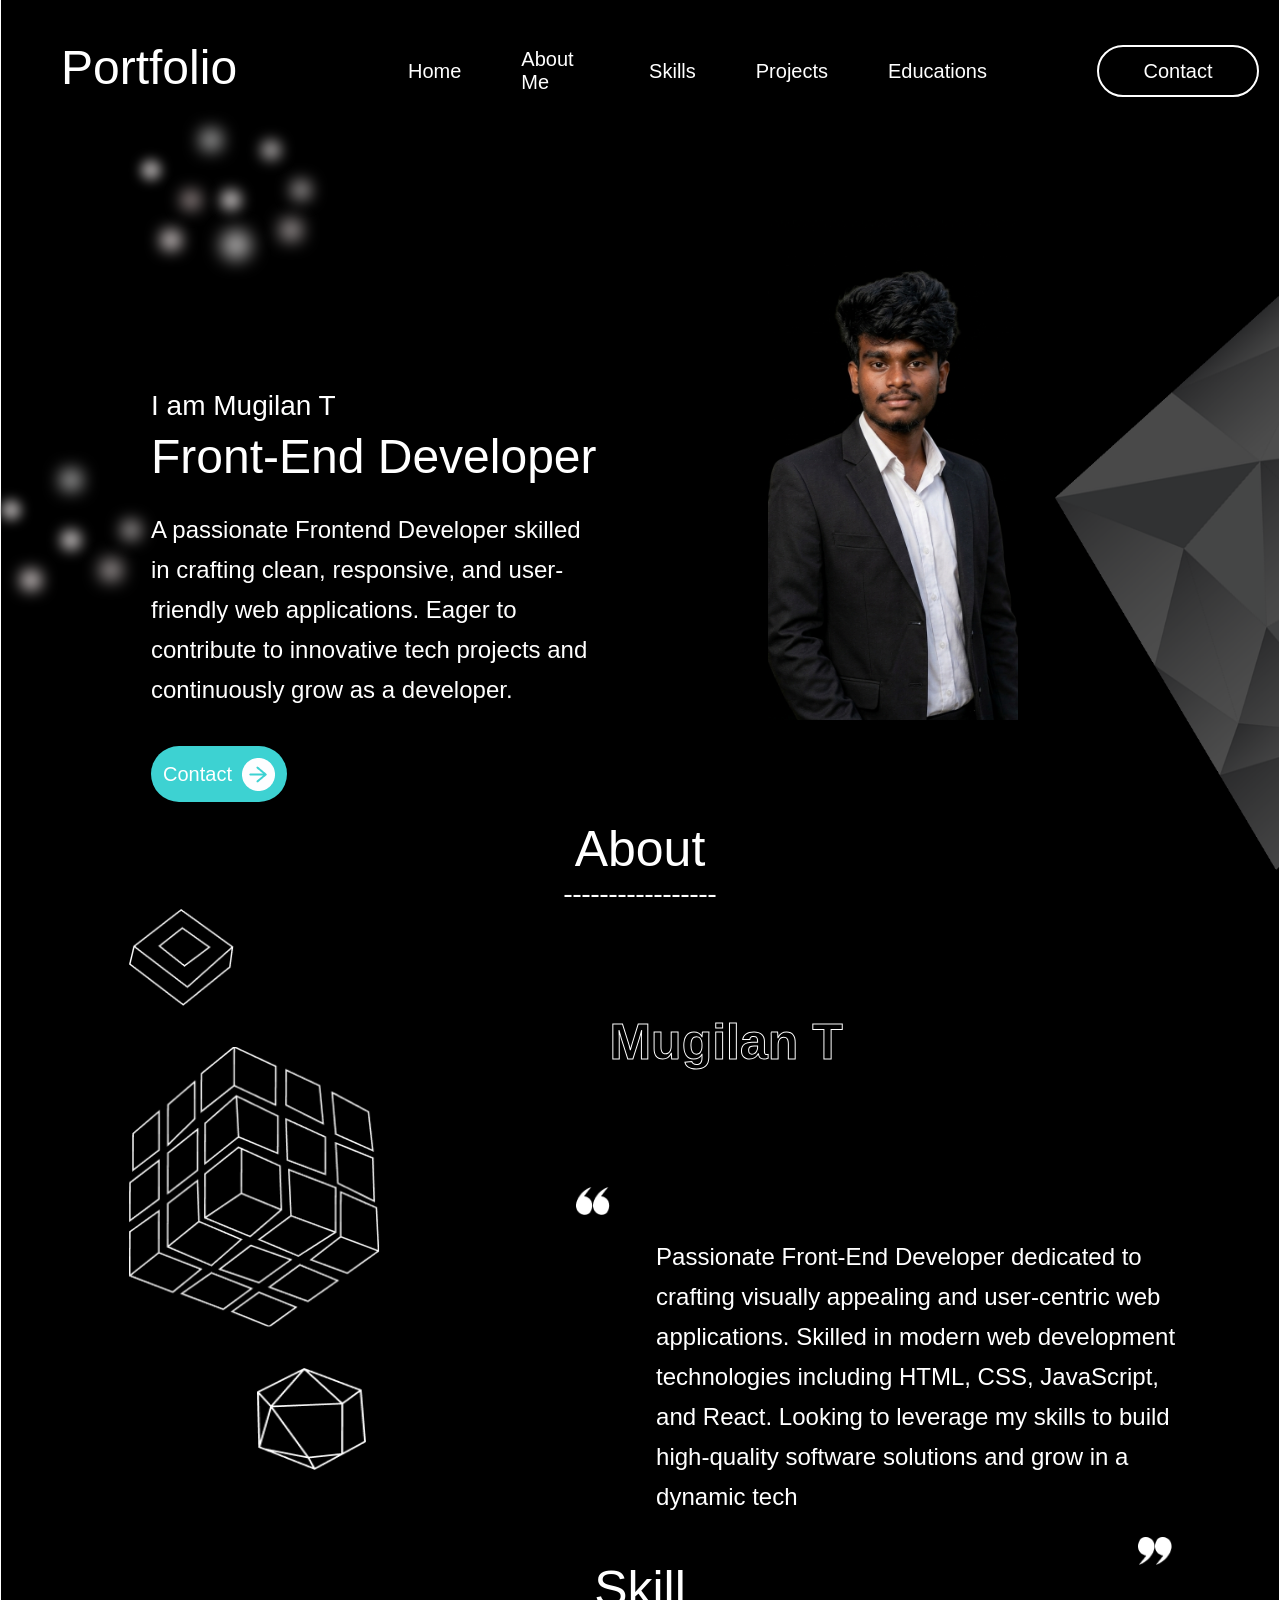
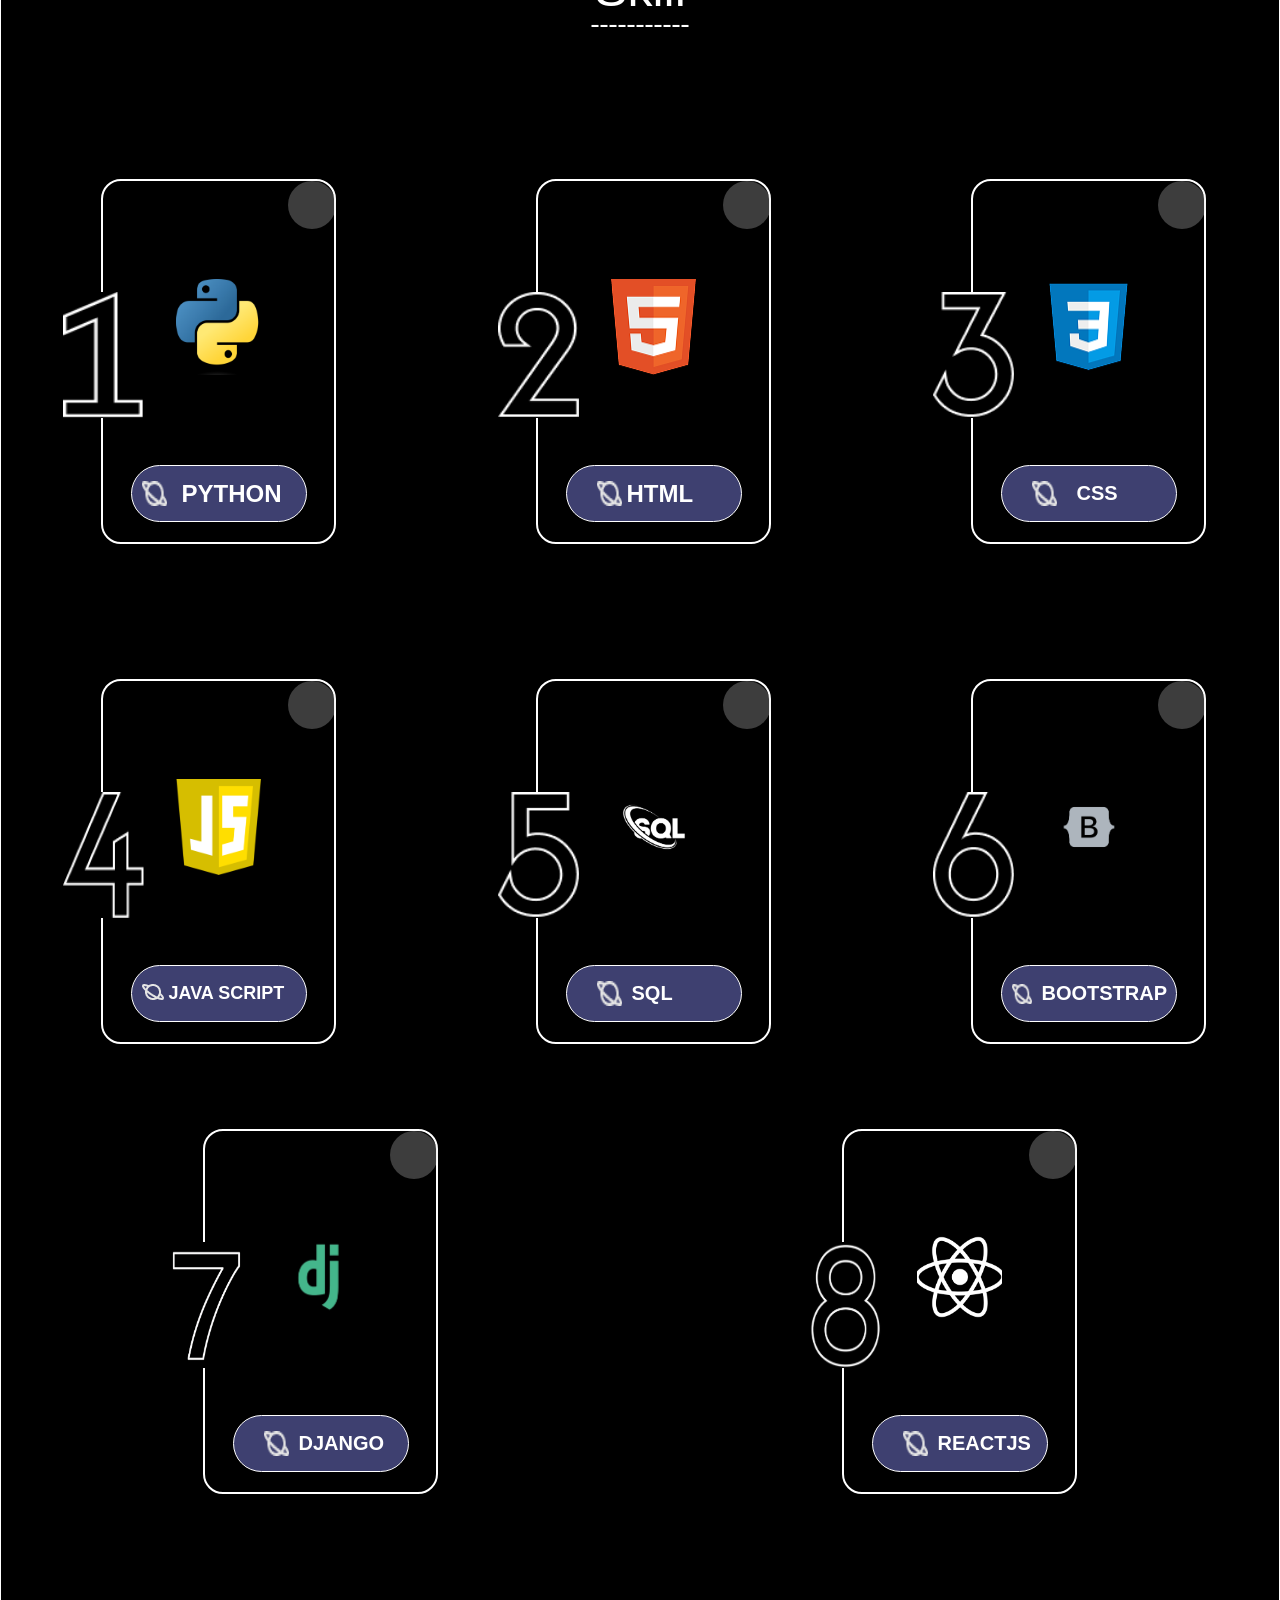
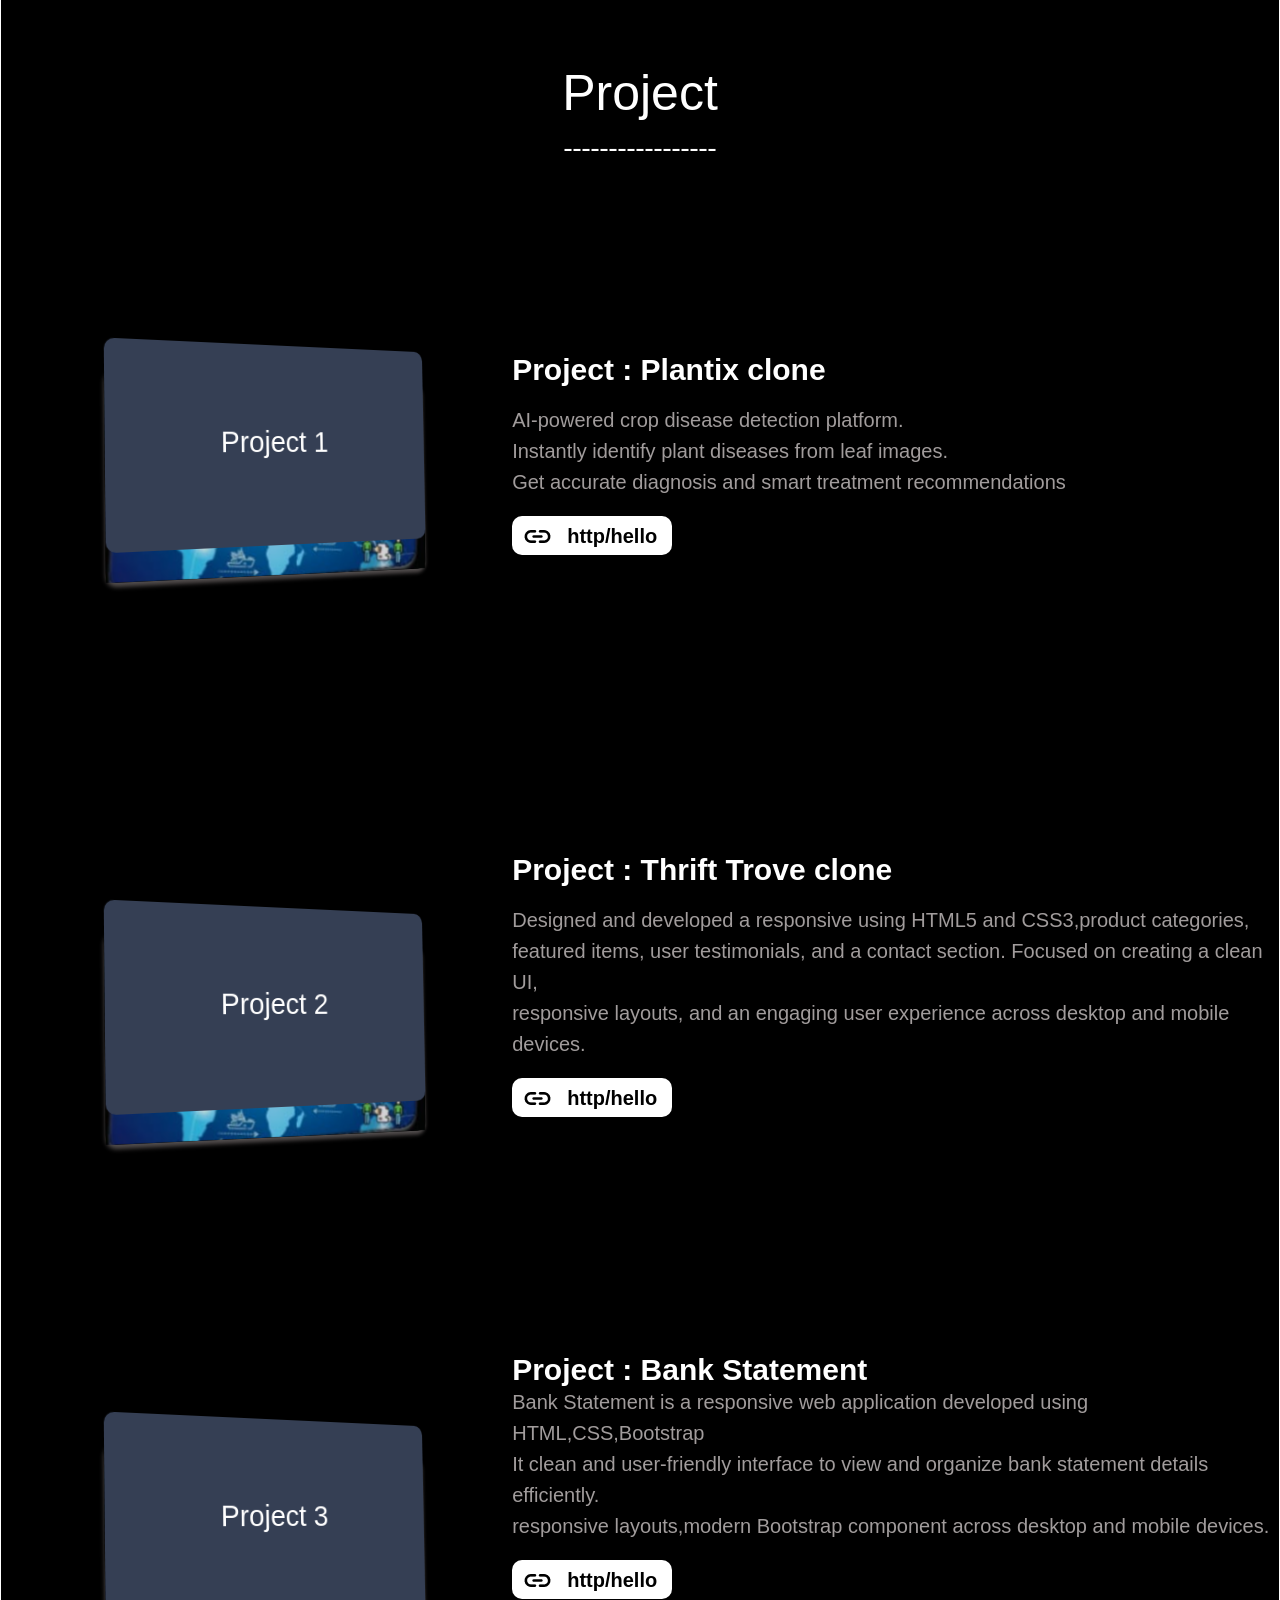
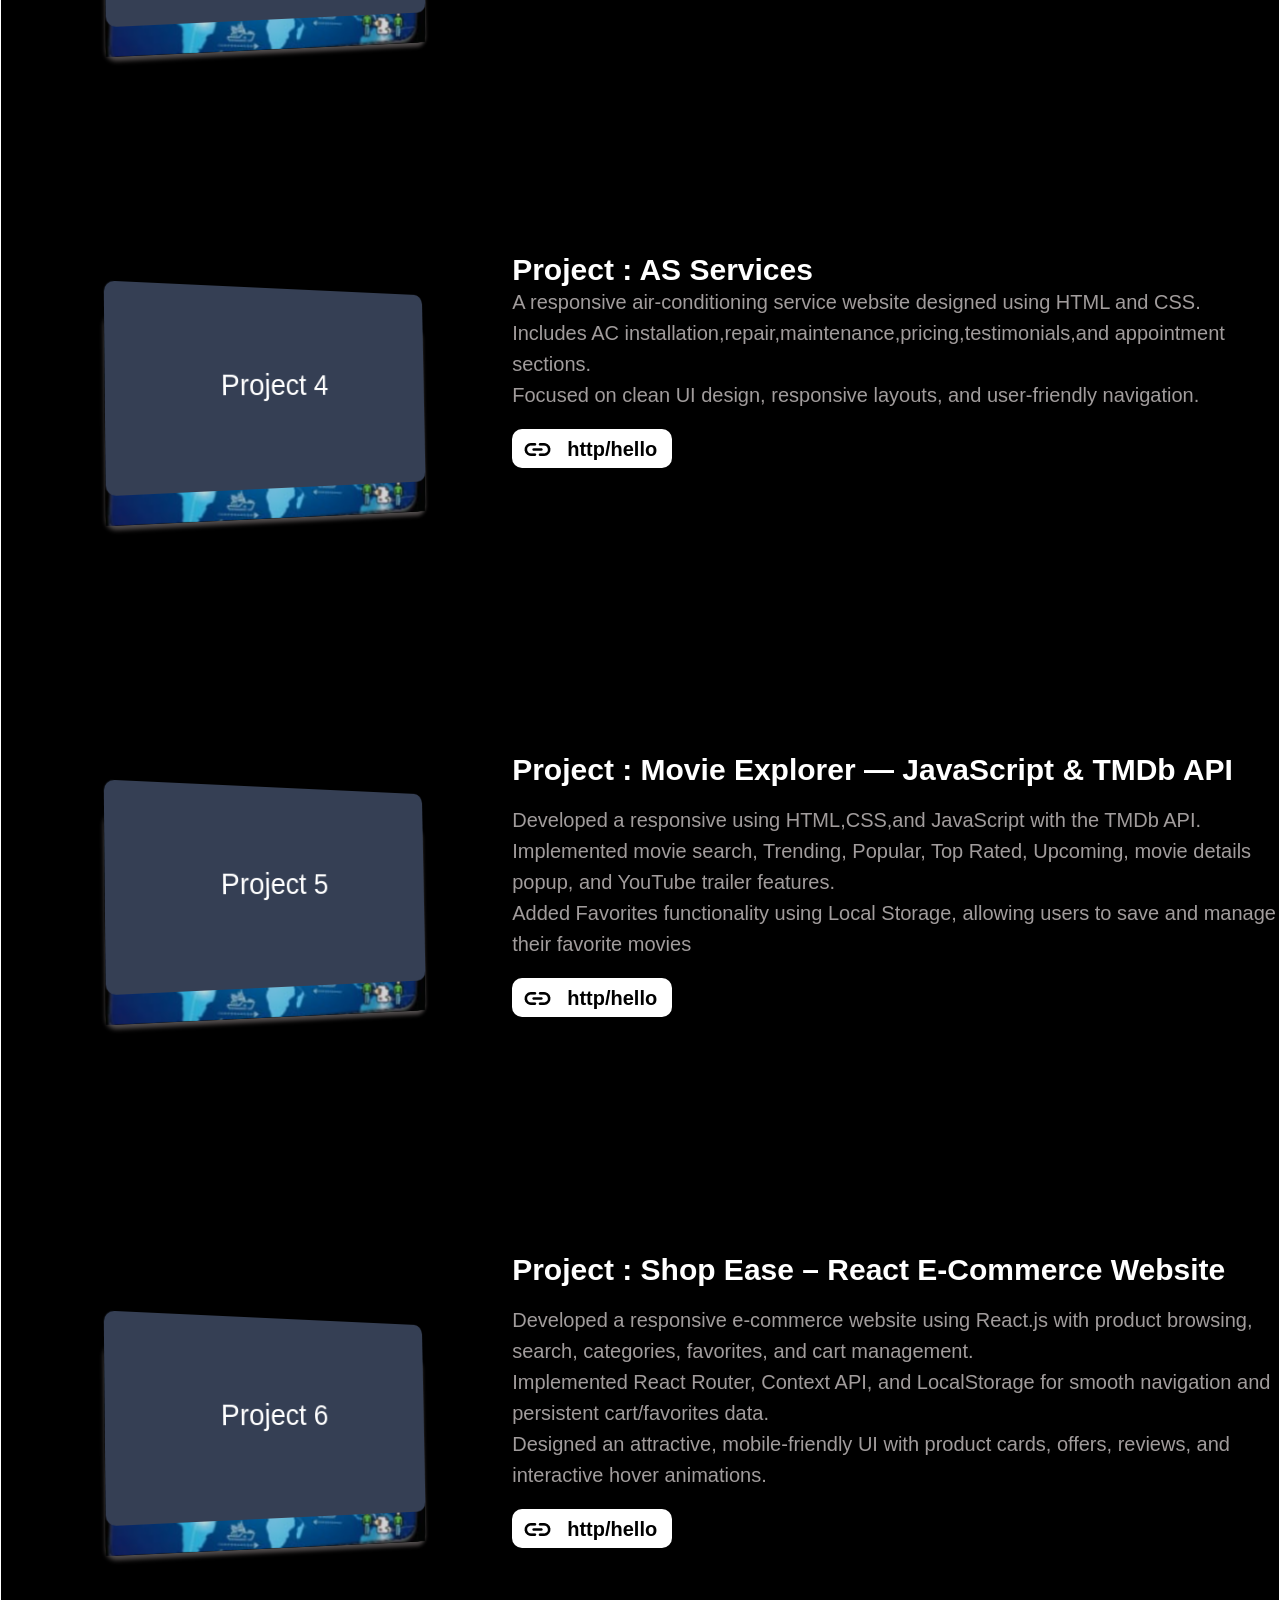
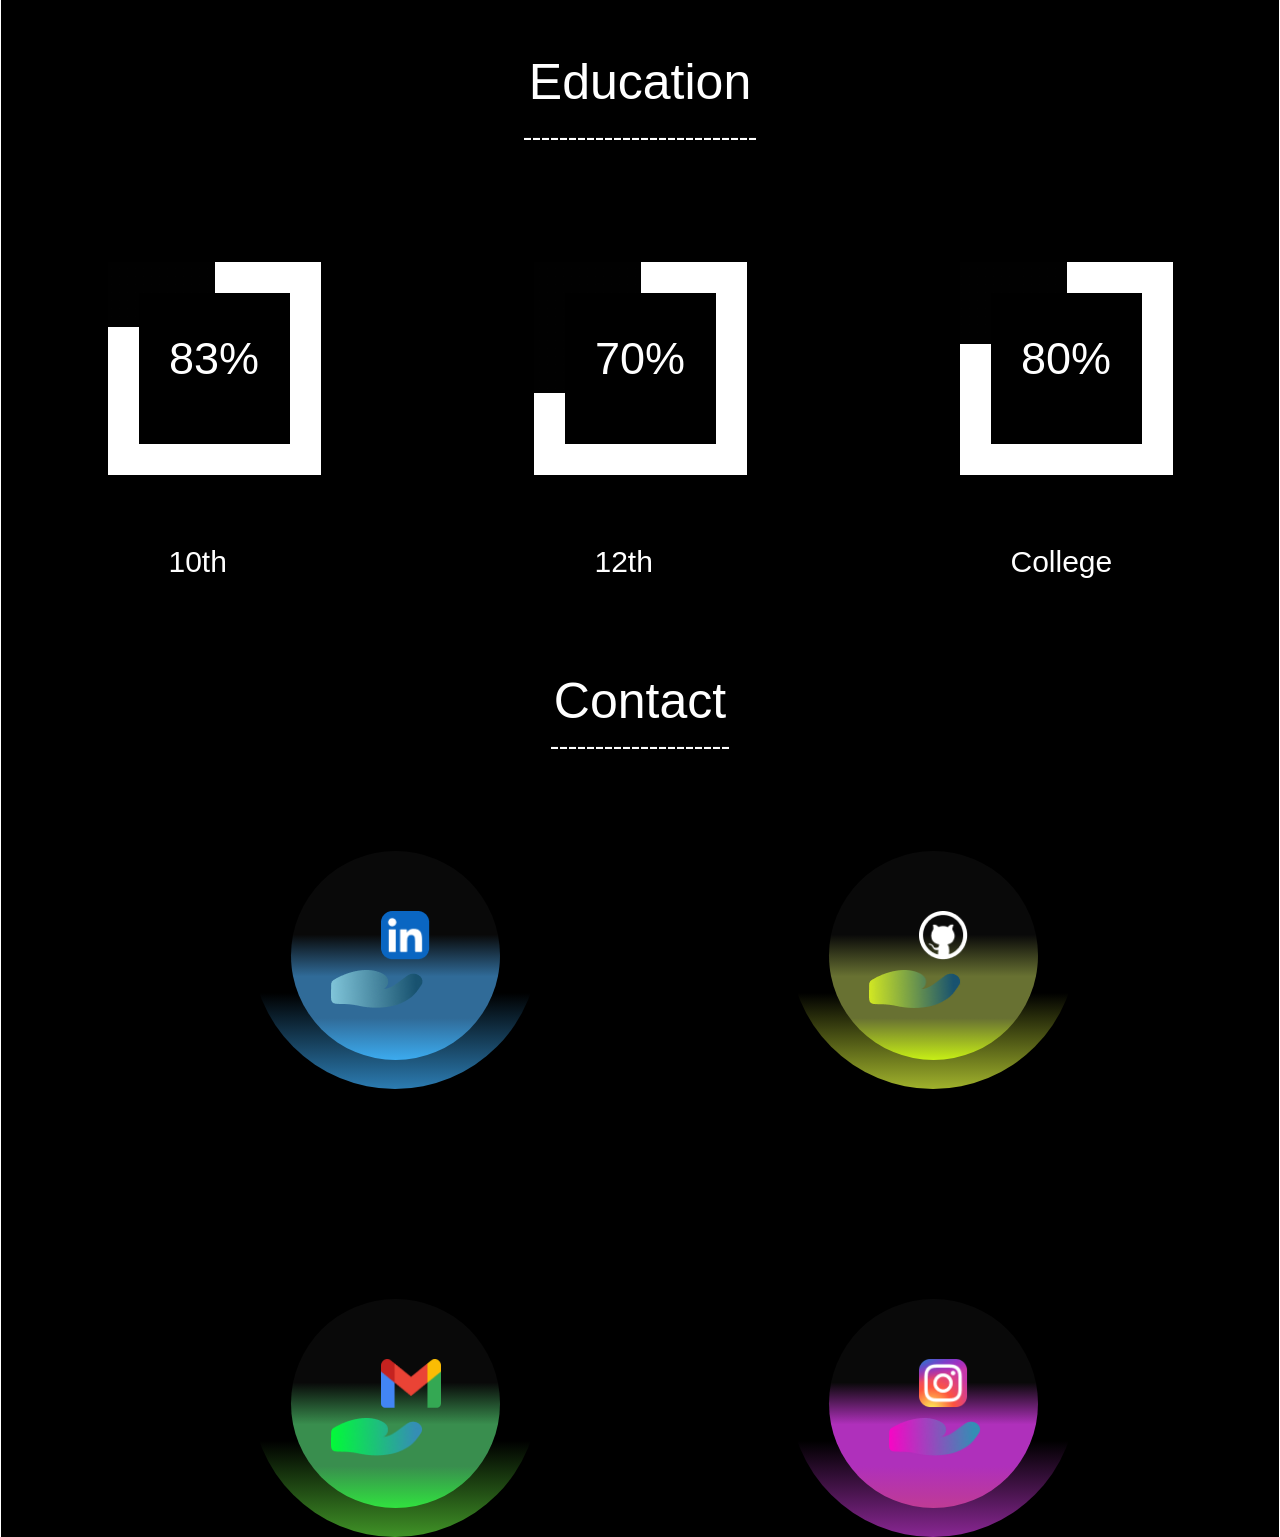
<file: index.html>
<!DOCTYPE html>
<html lang="en">
<head>
    <meta charset="UTF-8">
    <meta name="viewport" 1="width=device-width, initial-scale=1.0">
    <title>Portfolio</title>
    <link rel="stylesheet" href="./index.css">
</head>
<body>
    <nav>
        <div class="navbar">
            <div class="port">
                <p>Portfolio</p>
            </div>
            <input type="checkbox" id="menu-toggle" class="menu-toggle">
            <label for="menu-toggle" class="hamburger">
                <span></span>
                <span></span>
                <span></span>
            </label>
            <div class="topic">
                <a class="topic1" href="#home">Home</a>
                <a class="topic1" href="#about6">About Me</a>
                <a class="topic1" href="#skils7">Skills</a>
                <a class="topic1" href="#project7">Projects</a>
                <a class="topic1" href="#education8">Educations</a>
            </div>
            <div class="contact">
               <a href="#cont">Contact</a>
            </div>
        </div>
    </nav>
    <div class="opacity1">
        <div class="blur1"></div>
        <div class="blur2"></div>
        <div class="blur3"></div>
        <div class="blur4"></div>
        <div class="blur5"></div>
        <div class="blur6"></div>
        <div class="blur7"></div>
        <div class="blur8"></div>
        <div class="blur9"></div> 
    </div>
    <div class="opacity2">
        <div class="blur11"></div>
        <div class="blur12"></div>
        <div class="blur13"></div>
        <div class="blur14"></div>
        <div class="blur15"></div>
        <div class="blur16"></div>
    </div>
    <div class="main">
            <div class="contain">
                <h6 class="name">I am Mugilan T</h6>
                <h6 class="name1">Front-End Developer</h6><br>
                <p class="objective">A passionate Frontend Developer skilled in crafting clean, responsive, and user-friendly web applications. 
                    Eager to contribute to innovative tech projects and continuously grow as a developer.</p><br><br>

                <div class="contact1">
                    
                         <a href="#cont">Contact</a>
                    
                        <div class="arrow">
                            <img src="./Group 221.png">
                        </div>
                </div>
            </div>
            <div class="contain1">
                <img class="photo" src="./mugil3.png">
                <!-- <img src="./mugil1.jpeg"> -->
            </div>
            <div class="container">
                <img src="./pngwing.com - 2025-05-19T174232.338 1.png">
            </div> 
    </div>


                                <!-- About -->




    <div class="main1">
        <section id="about6">
            <h1 class="about1">About</h1>
        </section>
        <p class="line">-----------------</p>
        <div class="contain2">
            <img src="./Vector 6.png">
        </div>
        <div class="contain3">
            <img src="./Vector 4.png">
        </div>
        <div class="contain4">
            <img src="./Vector 5.png">
        </div>
        <div class="name2">
            <p class="name8">Mugilan T</p>
        </div>
        <div class="content">
            <div class="dot">
                <div class="div1">
                    <img src="./Vector 7.png">
                </div>
                <div class="div1">
                    <img src="./Vector 7.png">
                </div>
            </div>
            <p class="para">Passionate Front-End Developer dedicated to crafting visually appealing and user-centric web applications. Skilled in modern web development
                technologies including HTML, CSS, JavaScript, and React. Looking to leverage my skills to build high-quality software solutions and grow in a dynamic tech
            </p>
            <div class="dot1">
                <div class="div1">
                    <img src="./Vector 10.png">
                </div>
                <div class="div1">
                    <img src="./Vector 10.png">
                </div>
            </div>
        </div>
    </div>



                                    <!-- SKILL -->



    <div class="skill1">
        <section id="skils7">
        <p class="skill">Skill</p>
        </section>
        <p class="line1">-----------</p>
    </div>
    <div class="main2">
        <div class="num">
            <div class="circle"></div>
            <div class="logo">
                <img src="./Python-logo.png" alt="">
            </div>
            <div class="name3">
                <div class="name4">
                    <div class="logo5">
                        <img src="./Group.png" alt="">
                    </div>
                    <a class="skils">PYTHON </a>
                </div>
            </div>
            <div class="num1">
                <img src="./1.png">
            </div>
        </div>
        <div class="num">
            <div class="circle"></div>
            <div class="logo">
                <img src="./pngwing.com - 2025-05-20T183408.189 1.png" alt="">
            </div>
            <div class="name3">
                <div class="name4">
                    <div class="logo2">
                        <img src="./Group.png" alt="">
                    </div>
                    <a class="skils5">HTML</a>
                </div>
            </div>
            <div class="num1">
                <img src="./2.png">
            </div>
        </div>
        <div class="num">
            <div class="circle"></div>
            <div class="logo">
                <img src="./pngwing.com - 2025-05-20T183408.189 2.png" alt="">
            </div>
            <div class="name3">
                <div class="name4">
                    <div class="logo2">
                        <img src="./Group.png" alt="">
                    </div>
                    <a class="skils13">CSS</a>
                </div>
            </div>
            <div class="num1">
                <img src="./3.png">
            </div>
        </div>
    </div>
    <div class="main3">
        <div class="num">
            <div class="circle"></div>
            <div class="logo">
                <img src="./c3f7bc28ddcaeda0cb553bcd768337f19e5cbcf5.png" alt="">
            </div>
            <div class="name3">
                <div class="name4">
                    <div class="logo4">
                        <img src="./Group.png" alt="">
                    </div>
                    <a class="skils2">JAVA SCRIPT</a>
                </div>
            </div>
            <div class="num1">
                <img src="./4.png">
            </div>
        </div>
        <div class="num">
            <div class="circle"></div>
            <div class="logo">
                <img class="logo1" src="./images (1).png" alt="">
            </div>
            <div class="name3">
                <div class="name4">
                    <div class="logo2">
                        <img src="./Group.png" alt="">
                    </div>
                    <a class="skils3">SQL</a>
                </div>
            </div>
            <div class="num1">
                <img src="./5.png">
            </div>
        </div>
        <div class="num">
            <div class="circle"></div>
            <div class="logo">
                <img class="logo1" src="./images.png" alt="">
            </div>
            <div class="name3">
                <div class="name4">
                    <div class="logo3">
                        <img src="./Group.png" alt="">
                    </div>
                    <a class="skils1">BOOTSTRAP</a>
                </div>
            </div>
            <div class="num1">
                <img src="./6.png">
            </div>
        </div>
    </div>
    <div class="main13">
        <div class="num11">
            <div class="circle"></div>
            <div class="logo">
                <img class="logo1" src="./images (2) django2.png" alt="">
            </div>
            <div class="name3">
                <div class="name4">
                    <div class="logo2">
                        <img src="./Group.png" alt="">
                    </div>
                    <a class="skils9">DJANGO</a>
                </div>
            </div>
            <div class="num1">
                <img src="number7.png">
            </div>
        </div>
        <div class="num11">
            <div class="circle"></div>
            <div class="logo">
                <img class="logo1" src="./images/react-1-logo-black-and-white.png" alt="">
            </div>
            <div class="name3">
                <div class="name4">
                    <div class="logo2">
                        <img src="./Group.png" alt="">
                    </div>
                    <a class="skils9">REACTJS</a>
                </div>
            </div>
            <div class="num1">
                <img src="./images/image8.jpg.jpeg">
            </div>
        </div>       
    </div>
    



                                                <!-- PROJECTS -->



    <div class="main4">
        <section id="project7">
        <h1 class="project">Project</h1>
        </section>
        <p class="line2">-----------------</p>
    </div>
    
    <div class="main5">
        <div class="title">
            <h1 class="plant">Project : Plantix clone</h1><br>
            <p class="smart1">AI-powered crop disease detection platform.</p>
            <p class="smart1">Instantly identify plant diseases from leaf images.</p>
            <p class="smart1">Get accurate diagnosis and smart treatment recommendations</p><br>
            <div class="link1">
                <a href="https://mugilanthiruppathi.github.io/Plantix-clone/" target="_blank">
                <div class="box7">
                    <img src="./material-symbols_link-rounded.png" alt="">
                </div>
                    <p class="http1">http/hello</p>
                </a>
            </div>
        </div>
        <div class="image1">
            <a class="projct1">Project 1</a>
        </div>
        <div class="image2">
            <img  class="global"   src="./globalization1.jpeg" alt="">
        </div>
    </div>
    <div class="main6">
        <div class="title">
            <h1 class="plant">Project : Thrift Trove clone</h1><br>
            <p class="smart1">Designed and developed a responsive using HTML5 and CSS3,product categories,</p>
            <p class="smart1">featured items, user testimonials, and a contact section. Focused on creating a clean UI,</p>
            <p class="smart1">responsive layouts, and an engaging user experience across desktop and mobile devices.</p><br>
            <div class="link1">
                <a href="https://mugilanthiruppathi.github.io/thrift-trove2/" target="_blank">
                <div class="box7">
                    <img src="./material-symbols_link-rounded.png" alt="">
                </div>
                    <p class="http1">http/hello</p>
                </a>
            </div>
        </div>
        <div class="image1">
            <a class="projct1">Project 2</a>
        </div>
        <div class="image2">
            <img  class="global" src="./globalization1.jpeg" alt="">
        </div>
    </div>
    <div class="main7">
        <div class="title">
            <h1 class="plant">Project : Bank Statement</h1>
            <p class="smart1">Bank Statement is a responsive web application developed using HTML,CSS,Bootstrap</p>
            <p class="smart1">It clean and user-friendly interface to view and organize bank statement details efficiently.</p>
            <p class="smart1">responsive layouts,modern Bootstrap component across desktop and mobile devices.</p><br>
            <div class="link1">
                <a href="https://mugilanthiruppathi.github.io/Bank-statement/" target="_blank">
                <div class="box7">
                    <img src="./material-symbols_link-rounded.png" alt="">
                </div>
                    <p class="http1">http/hello</p>
                </a>
            </div>
        </div>
        <div class="image11">
            <a class="projct1">Project 3</a>
        </div>
        <div class="image12">
            <img  class="global" src="./globalization1.jpeg" alt="">
        </div>
    </div>
    <div class="main7">
        <div class="title">
            <h1 class="plant">Project : AS Services</h1>
            <p class="smart1">A responsive air-conditioning service website designed using HTML and CSS.</p>
            <p class="smart1">Includes AC installation,repair,maintenance,pricing,testimonials,and appointment sections.</p>
            <p class="smart1">Focused on clean UI design, responsive layouts, and user-friendly navigation.</p><br>
            <div class="link1">
                <a href="https://mugilanthiruppathi.github.io/AC-Services/" target="_blank">
                <div class="box7">
                    <img src="./material-symbols_link-rounded.png" alt="">
                </div>
                    <p class="http1">http/hello</p>
                </a>
            </div>
        </div>
        <div class="image11">
            <a class="projct1">Project 4</a>
        </div>
        <div class="image12">
            <img  class="global" src="./globalization1.jpeg" alt="">
        </div>
    </div>
    <div class="main7">
        <div class="title">
            <h1 class="plant">Project : Movie Explorer — JavaScript & TMDb API</h1><br>
            <p class="smart1">Developed a responsive using HTML,CSS,and JavaScript with the TMDb API.</p>
            <p class="smart1">Implemented movie search, Trending, Popular, Top Rated, Upcoming, movie details popup, and YouTube trailer features.</p>
            <p class="smart1">Added Favorites functionality using Local Storage, allowing users to save and manage their favorite movies</p><br>
            <div class="link1">
                <a href="https://mugilanthiruppathi.github.io/Movie-Explorer/" target="_blank">
                <div class="box7">
                    <img src="./material-symbols_link-rounded.png" alt="">
                </div>
                    <p class="http1">http/hello</p>
                </a>
            </div>
        </div>
        <div class="image111">
            <a class="projct1">Project 5</a>
        </div>
        <div class="image121">
            <img  class="global" src="./globalization1.jpeg" alt="">
        </div>
    </div>
    <div class="main7">
        <div class="title">
            <h1 class="plant">Project : Shop Ease – React E-Commerce Website</h1><br>
            <p class="smart1">Developed a responsive e-commerce website using React.js with product browsing, search, categories, favorites, and cart management.</p>
            <p class="smart1">Implemented React Router, Context API, and LocalStorage for smooth navigation and persistent cart/favorites data.</p>
            <p class="smart1">Designed an attractive, mobile-friendly UI with product cards, offers, reviews, and interactive hover animations.</p><br>
            <div class="link1">
                <a href="https:https://mugilanthiruppathi.github.io/Shop-Mart/" target="_blank">
                <div class="box7">
                    <img src="./material-symbols_link-rounded.png" alt="">
                </div>
                    <p class="http1">http/hello</p>
                </a>
            </div>
        </div>
        <div class="image1111">
            <a class="projct1">Project 6</a>
        </div>
        <div class="image1211">
            <img  class="global" src="./globalization1.jpeg" alt="">
        </div>
    </div>



                                        <!-- EDUCATION -->



    <div class="main8">
        <section id="education8">
        <h1 class="education">Education</h1>
        </section>
        <p class="line3">--------------------------</p>
    </div>
    <div class="main9">
        <div class="box1">
            <p class="percent">83%</p>
            <div class="ten">
                10th
            </div>
        </div>
        <div class="box2">
            <p class="percent">70%</p>
            <div class="ten">
                12th
            </div>
        </div>
        <div class="box3">
            <p class="percent">80%</p>
            <div class="ten1">
                College
            </div>
        </div>
    </div>



                                            <!-- CONTACT -->




    <div class="main10">
        <section id="cont">
        <h1 class="education1">Contact</h1>
        </section>
        <p class="line4">--------------------</p>
    </div>
    <div class="main11">
        <div class="logos1">
            <a href="https://www.linkedin.com/in/mugilan-t-282a81433/" target="_blank">
            <div class="profile">
                <div class="in">
                    <img src="./Group (1).png" alt="">
                </div>
                <div class="hand1">
                    <img src="./Vector.png" alt="">
                </div>
            </div>
            </a>
        </div>
        <div class="logos2">
            <a href="https://github.com/Mugilanthiruppathi" target="_blank ">
            <div class="profile1">
                <div class="git">
                    <img src="./icon-park_github.png" alt="">
                </div>
                <div class="hand2">
                    <img src="./Vector (1).png" alt="">
                </div>
            </div>
            </a>
        </div>
        
    </div>
    <div class="main12">
        <div class="logos3">
            <a href="https://mail.google.com/mail/?view=cm&fs=1&to=mugilanthiruppathi@gmail.com" target="_blank">
            <div class="profile2">
                <div class="mail">
                    <img src="./logos_google-gmail.png" alt="Gmail">
                </div>
                <div class="hand3">
                    <img src="./Vector (2).png" alt="">
                </div>
            </div>
            </a>
        </div>
        <div class="logos4">
            <div class="profile3">
                <div class="insta">
                    <img src="./skill-icons_instagram.png" alt="">
                </div>
                <div class="hand4">
                    <img src="./Vector (3).png" alt="">
                </div>
            </div>
        </div>
    </div>
</body>
</html>
</file>
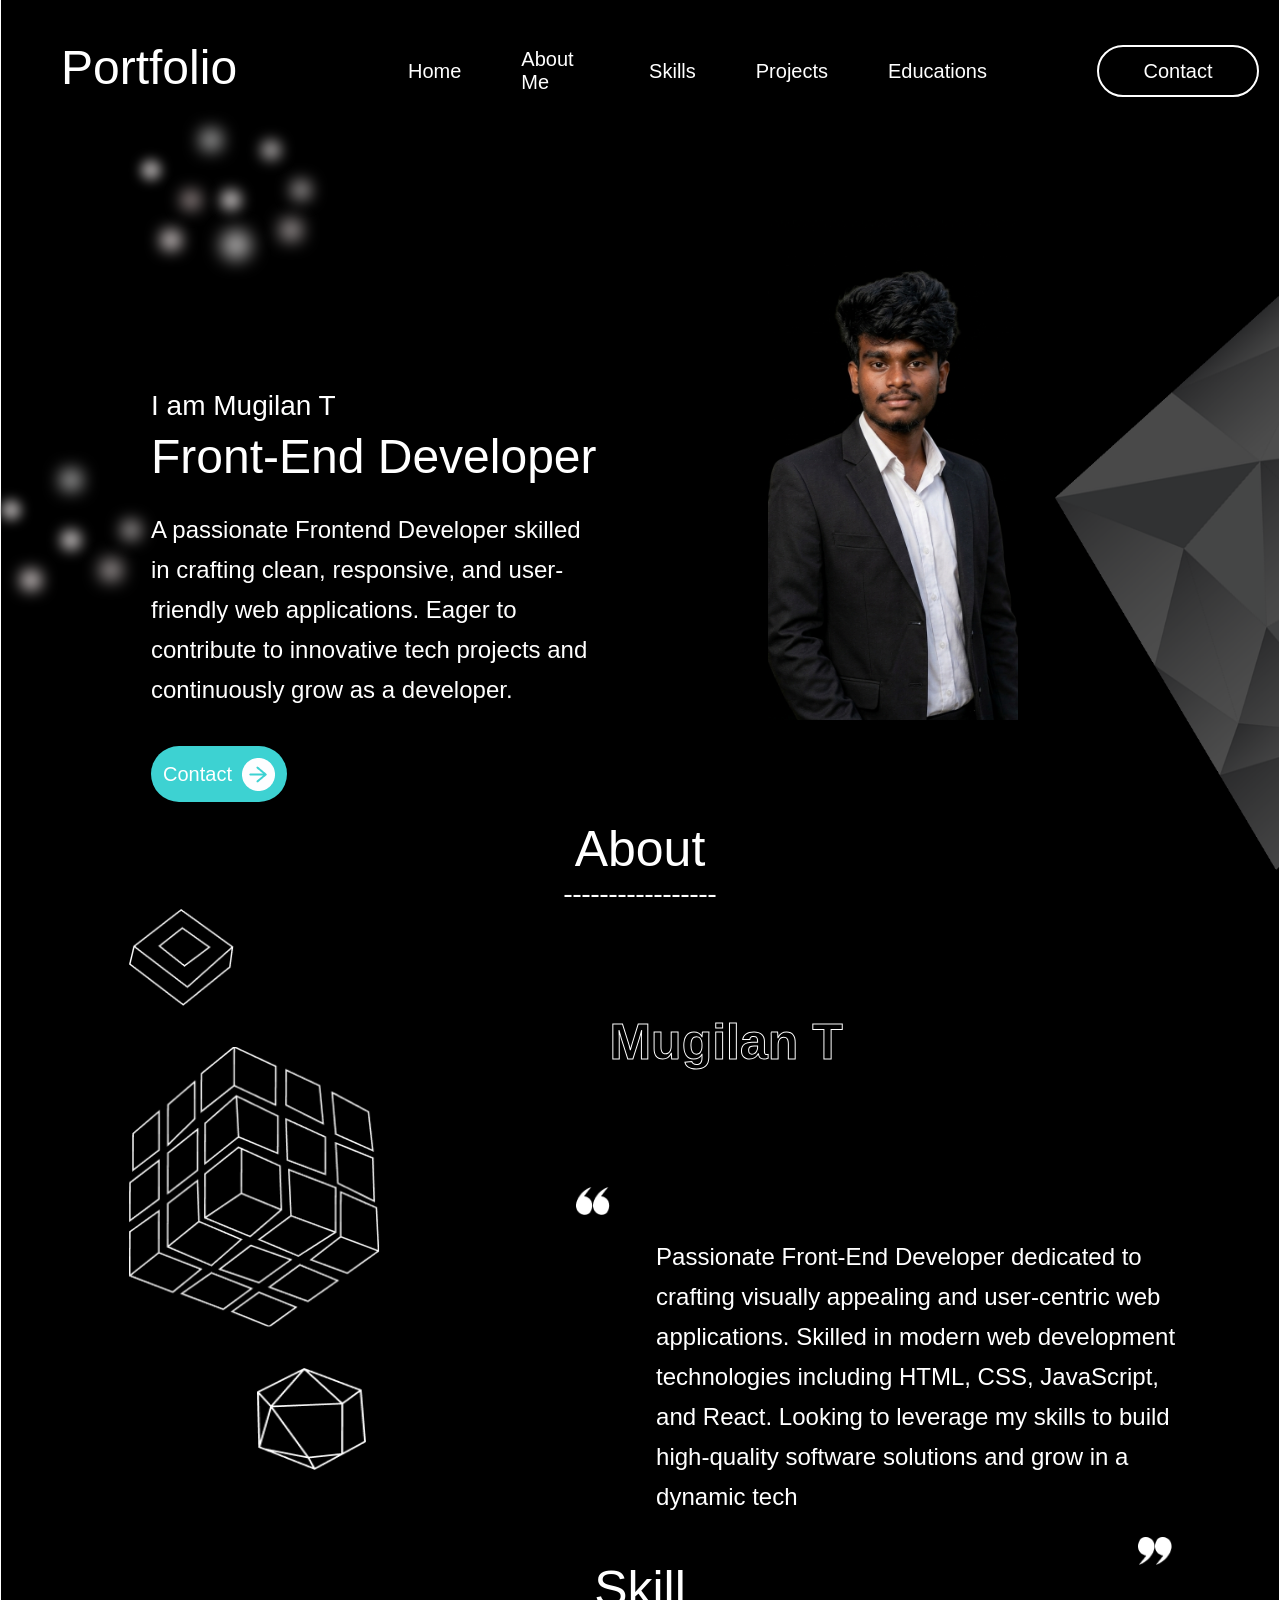
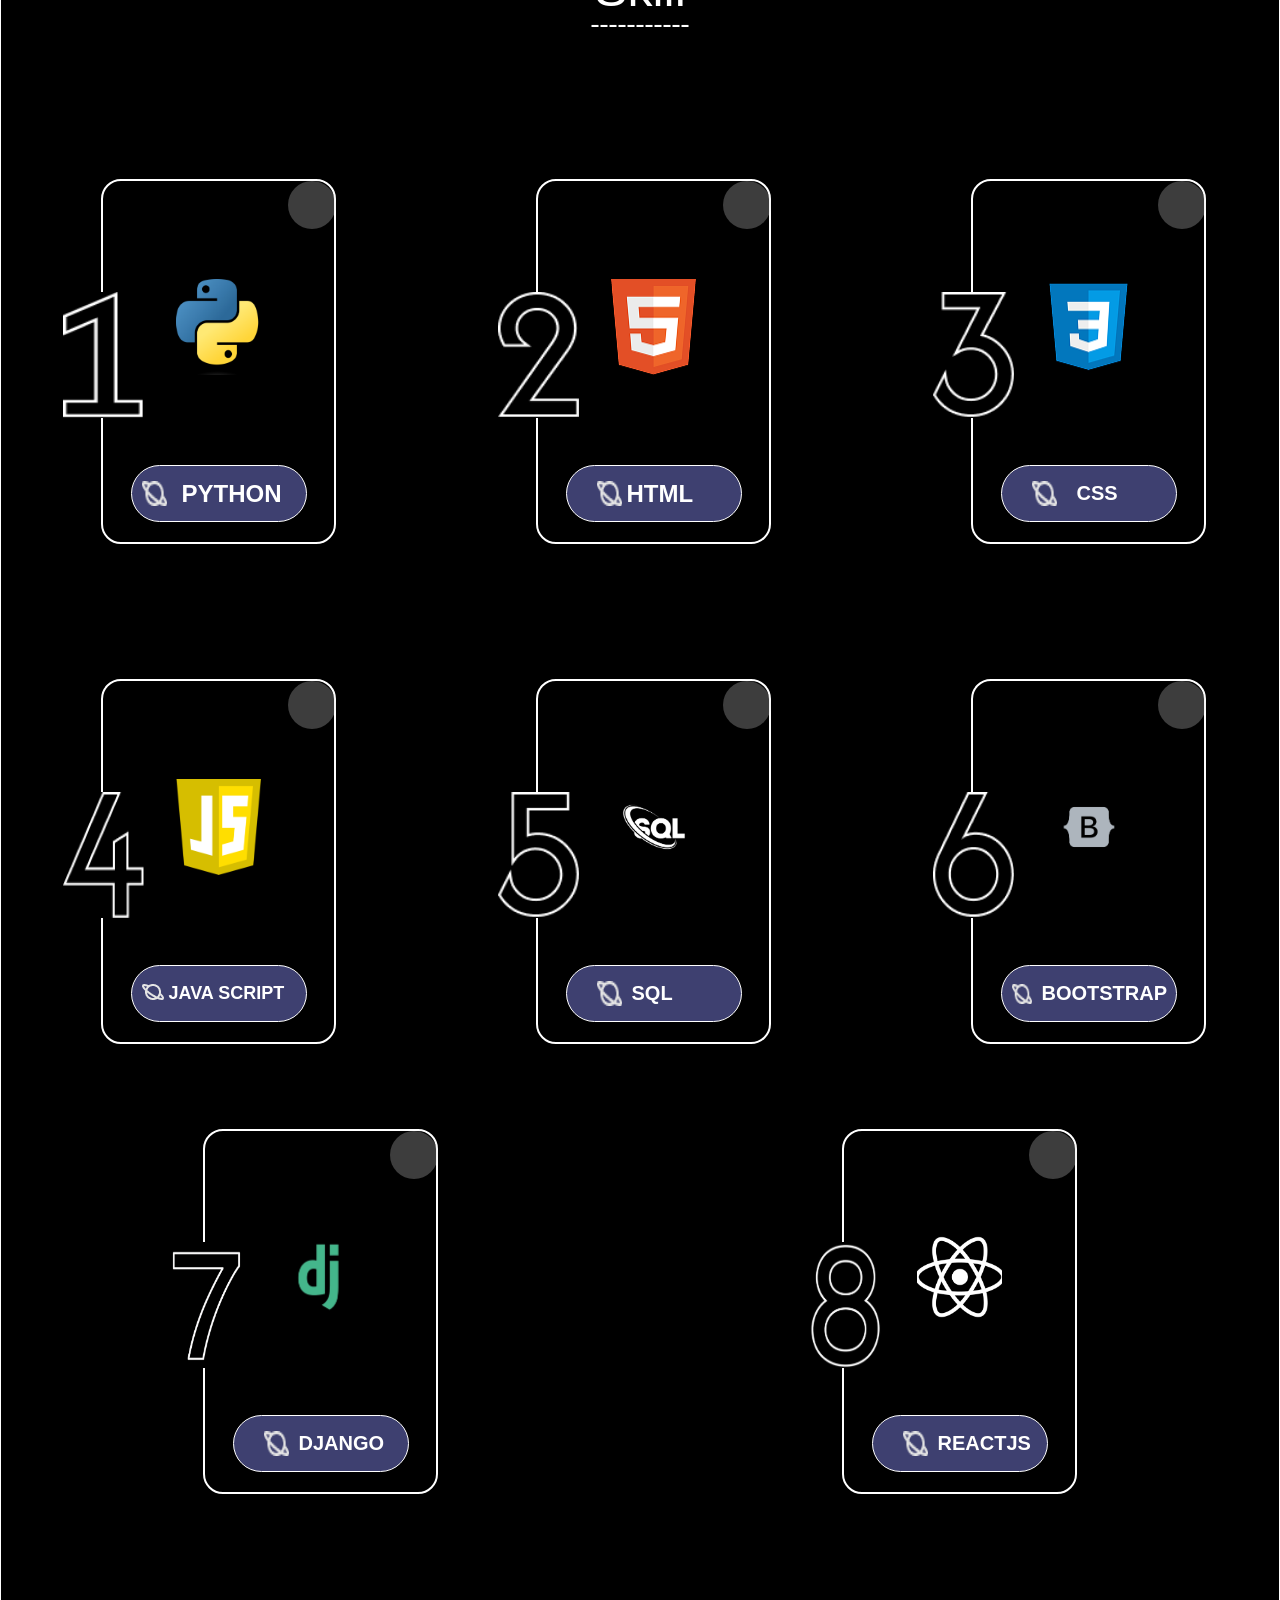
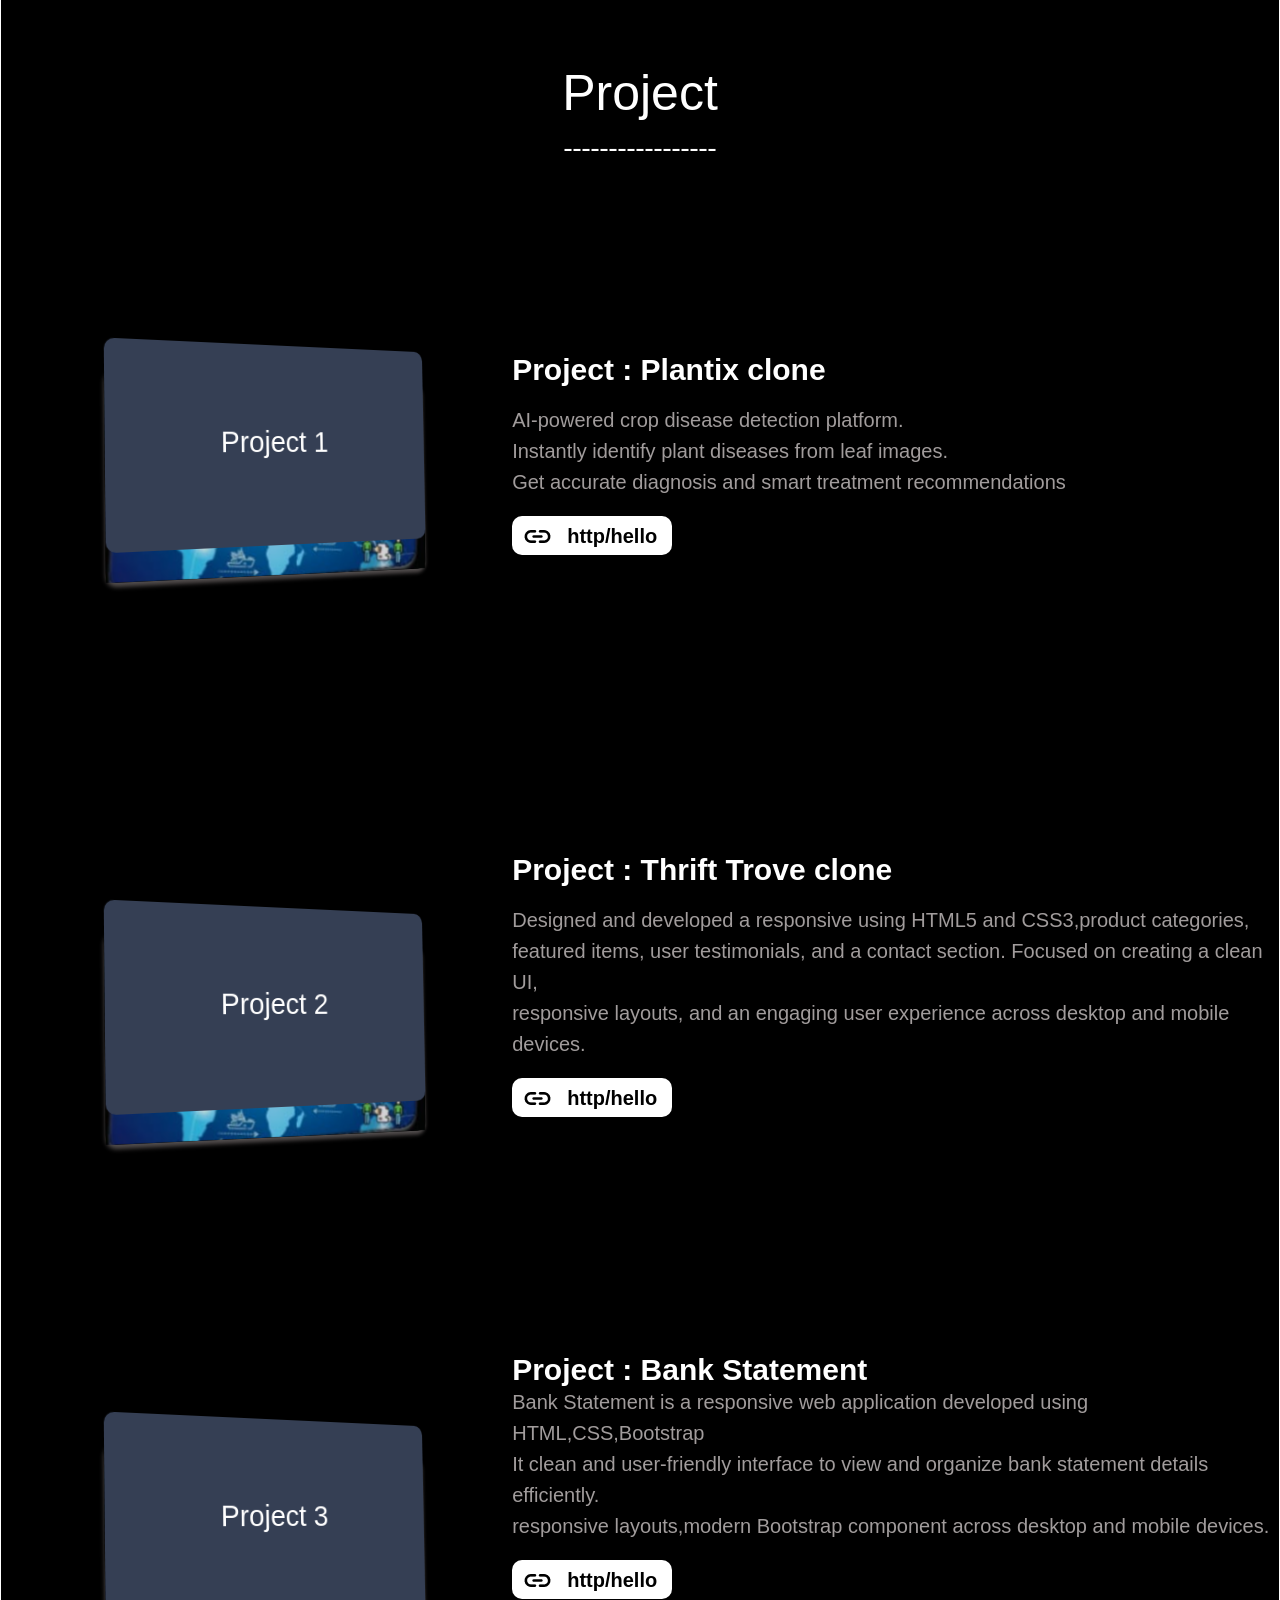
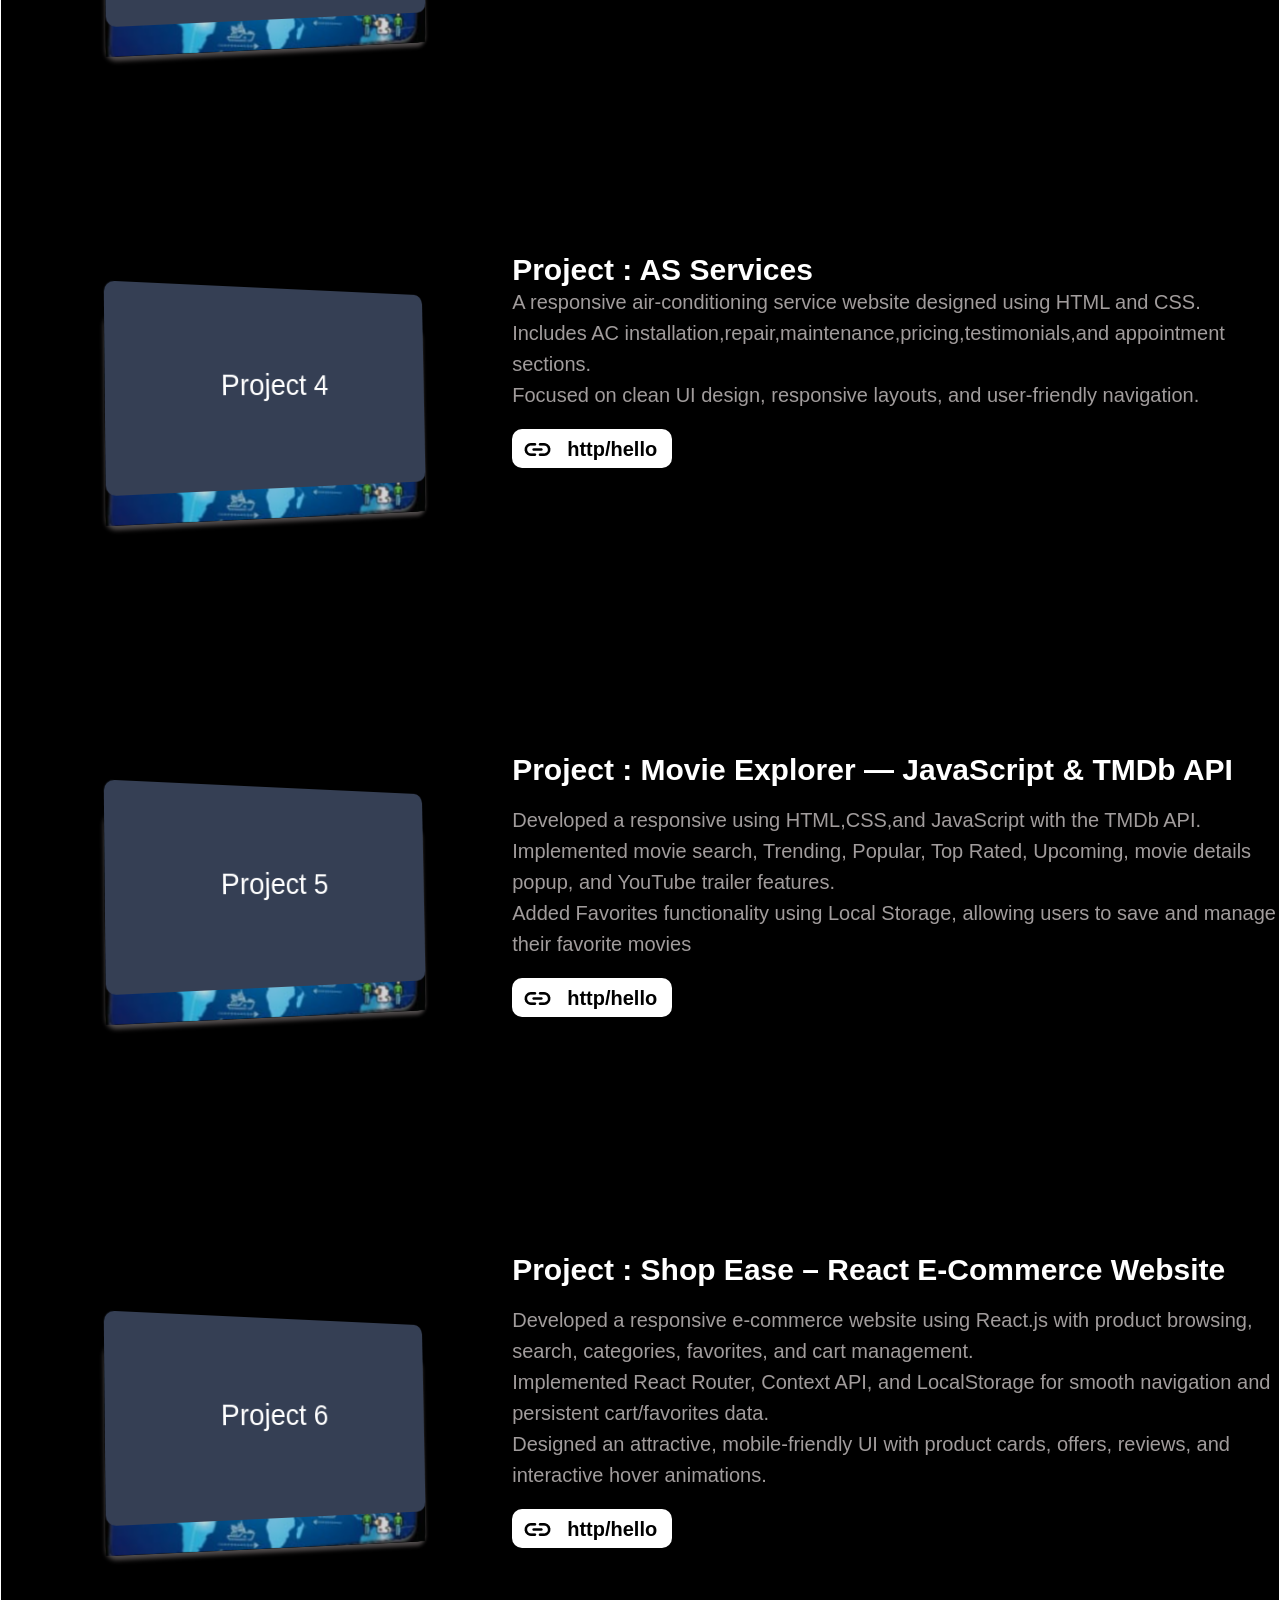
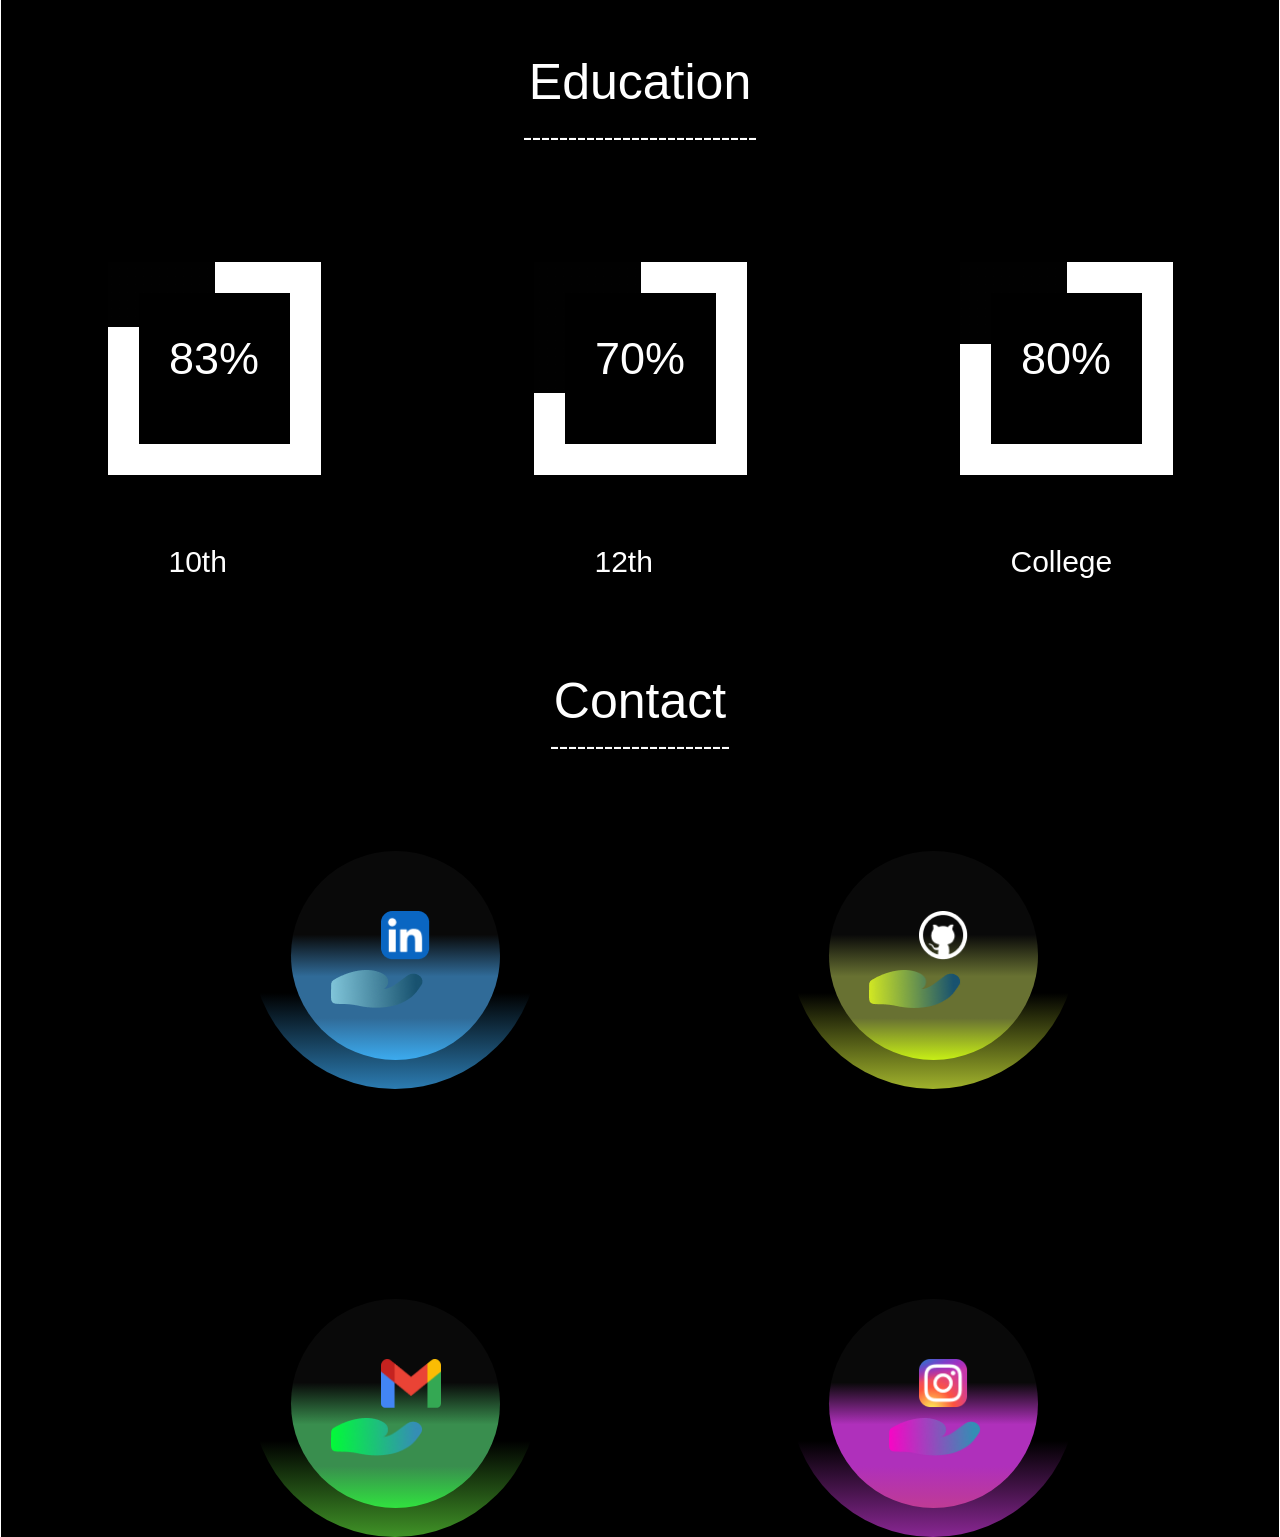
<file: portpolio.html>
<!DOCTYPE html>
<html lang="en">
<head>
    <meta charset="UTF-8">
    <meta name="viewport" 1="width=device-width, initial-scale=1.0">
    <title>Portfolio</title>
    <link rel="stylesheet" href="./portpolio.css">
</head>
<body>
    <nav>
        <div class="navbar">
            <div class="port">
                <p>Portfolio</p>
            </div>
            <input type="checkbox" id="menu-toggle" class="menu-toggle">
            <label for="menu-toggle" class="hamburger">
                <span></span>
                <span></span>
                <span></span>
            </label>
            <div class="topic">
                <a class="topic1" href="#home">Home</a>
                <a class="topic1" href="#about6">About Me</a>
                <a class="topic1" href="#skils7">Skills</a>
                <a class="topic1" href="#project7">Projects</a>
                <a class="topic1" href="#education8">Educations</a>
            </div>
            <div class="contact">
               <a href="#cont">Contact</a>
            </div>
        </div>
    </nav>
    <div class="opacity1">
        <div class="blur1"></div>
        <div class="blur2"></div>
        <div class="blur3"></div>
        <div class="blur4"></div>
        <div class="blur5"></div>
        <div class="blur6"></div>
        <div class="blur7"></div>
        <div class="blur8"></div>
        <div class="blur9"></div> 
    </div>
    <div class="opacity2">
        <div class="blur11"></div>
        <div class="blur12"></div>
        <div class="blur13"></div>
        <div class="blur14"></div>
        <div class="blur15"></div>
        <div class="blur16"></div>
    </div>
    <div class="main">
            <div class="contain">
                <h6 class="name">I am Mugilan T</h6>
                <h6 class="name1">Front-End Developer</h6><br>
                <p class="objective">A passionate Frontend Developer skilled in crafting clean, responsive, and user-friendly web applications. 
                    Eager to contribute to innovative tech projects and continuously grow as a developer.</p><br><br>

                <div class="contact1">
                    
                         <a href="#cont">Contact</a>
                    
                        <div class="arrow">
                            <img src="./Group 221.png">
                        </div>
                </div>
            </div>
            <div class="contain1">
                <img class="photo" src="./mugil3.png">
                <!-- <img src="./mugil1.jpeg"> -->
            </div>
            <div class="container">
                <img src="./pngwing.com - 2025-05-19T174232.338 1.png">
            </div> 
    </div>


                                <!-- About -->




    <div class="main1">
        <section id="about6">
            <h1 class="about1">About</h1>
        </section>
        <p class="line">-----------------</p>
        <div class="contain2">
            <img src="./Vector 6.png">
        </div>
        <div class="contain3">
            <img src="./Vector 4.png">
        </div>
        <div class="contain4">
            <img src="./Vector 5.png">
        </div>
        <div class="name2">
            <p class="name8">Mugilan T</p>
        </div>
        <div class="content">
            <div class="dot">
                <div class="div1">
                    <img src="./Vector 7.png">
                </div>
                <div class="div1">
                    <img src="./Vector 7.png">
                </div>
            </div>
            <p class="para">Passionate Front-End Developer dedicated to crafting visually appealing and user-centric web applications. Skilled in modern web development
                technologies including HTML, CSS, JavaScript, and React. Looking to leverage my skills to build high-quality software solutions and grow in a dynamic tech
            </p>
            <div class="dot1">
                <div class="div1">
                    <img src="./Vector 10.png">
                </div>
                <div class="div1">
                    <img src="./Vector 10.png">
                </div>
            </div>
        </div>
    </div>



                                    <!-- SKILL -->



    <div class="skill1">
        <section id="skils7">
        <p class="skill">Skill</p>
        </section>
        <p class="line1">-----------</p>
    </div>
    <div class="main2">
        <div class="num">
            <div class="circle"></div>
            <div class="logo">
                <img src="./Python-logo.png" alt="">
            </div>
            <div class="name3">
                <div class="name4">
                    <div class="logo5">
                        <img src="./Group.png" alt="">
                    </div>
                    <a class="skils">PYTHON </a>
                </div>
            </div>
            <div class="num1">
                <img src="./1.png">
            </div>
        </div>
        <div class="num">
            <div class="circle"></div>
            <div class="logo">
                <img src="./pngwing.com - 2025-05-20T183408.189 1.png" alt="">
            </div>
            <div class="name3">
                <div class="name4">
                    <div class="logo2">
                        <img src="./Group.png" alt="">
                    </div>
                    <a class="skils5">HTML</a>
                </div>
            </div>
            <div class="num1">
                <img src="./2.png">
            </div>
        </div>
        <div class="num">
            <div class="circle"></div>
            <div class="logo">
                <img src="./pngwing.com - 2025-05-20T183408.189 2.png" alt="">
            </div>
            <div class="name3">
                <div class="name4">
                    <div class="logo2">
                        <img src="./Group.png" alt="">
                    </div>
                    <a class="skils13">CSS</a>
                </div>
            </div>
            <div class="num1">
                <img src="./3.png">
            </div>
        </div>
    </div>
    <div class="main3">
        <div class="num">
            <div class="circle"></div>
            <div class="logo">
                <img src="./c3f7bc28ddcaeda0cb553bcd768337f19e5cbcf5.png" alt="">
            </div>
            <div class="name3">
                <div class="name4">
                    <div class="logo4">
                        <img src="./Group.png" alt="">
                    </div>
                    <a class="skils2">JAVA SCRIPT</a>
                </div>
            </div>
            <div class="num1">
                <img src="./4.png">
            </div>
        </div>
        <div class="num">
            <div class="circle"></div>
            <div class="logo">
                <img class="logo1" src="./images (1).png" alt="">
            </div>
            <div class="name3">
                <div class="name4">
                    <div class="logo2">
                        <img src="./Group.png" alt="">
                    </div>
                    <a class="skils3">SQL</a>
                </div>
            </div>
            <div class="num1">
                <img src="./5.png">
            </div>
        </div>
        <div class="num">
            <div class="circle"></div>
            <div class="logo">
                <img class="logo1" src="./images.png" alt="">
            </div>
            <div class="name3">
                <div class="name4">
                    <div class="logo3">
                        <img src="./Group.png" alt="">
                    </div>
                    <a class="skils1">BOOTSTRAP</a>
                </div>
            </div>
            <div class="num1">
                <img src="./6.png">
            </div>
        </div>
    </div>
    <div class="main13">
        <div class="num11">
            <div class="circle"></div>
            <div class="logo">
                <img class="logo1" src="./images (2) django2.png" alt="">
            </div>
            <div class="name3">
                <div class="name4">
                    <div class="logo2">
                        <img src="./Group.png" alt="">
                    </div>
                    <a class="skils9">DJANGO</a>
                </div>
            </div>
            <div class="num1">
                <img src="number7.png">
            </div>
        </div>
        <div class="num11">
            <div class="circle"></div>
            <div class="logo">
                <img class="logo1" src="./images/react-1-logo-black-and-white.png" alt="">
            </div>
            <div class="name3">
                <div class="name4">
                    <div class="logo2">
                        <img src="./Group.png" alt="">
                    </div>
                    <a class="skils9">REACTJS</a>
                </div>
            </div>
            <div class="num1">
                <img src="./images/image8.jpg.jpeg">
            </div>
        </div>       
    </div>
    



                                                <!-- PROJECTS -->



    <div class="main4">
        <section id="project7">
        <h1 class="project">Project</h1>
        </section>
        <p class="line2">-----------------</p>
    </div>
    
    <div class="main5">
        <div class="title">
            <h1 class="plant">Project : Plantix clone</h1><br>
            <p class="smart1">AI-powered crop disease detection platform.</p>
            <p class="smart1">Instantly identify plant diseases from leaf images.</p>
            <p class="smart1">Get accurate diagnosis and smart treatment recommendations</p><br>
            <div class="link1">
                <a href="https://mugilanthiruppathi.github.io/Plantix-clone/" target="_blank">
                <div class="box7">
                    <img src="./material-symbols_link-rounded.png" alt="">
                </div>
                    <p class="http1">http/hello</p>
                </a>
            </div>
        </div>
        <div class="image1">
            <a class="projct1">Project 1</a>
        </div>
        <div class="image2">
            <img  class="global"   src="./globalization1.jpeg" alt="">
        </div>
    </div>
    <div class="main6">
        <div class="title">
            <h1 class="plant">Project : Thrift Trove clone</h1><br>
            <p class="smart1">Designed and developed a responsive using HTML5 and CSS3,product categories,</p>
            <p class="smart1">featured items, user testimonials, and a contact section. Focused on creating a clean UI,</p>
            <p class="smart1">responsive layouts, and an engaging user experience across desktop and mobile devices.</p><br>
            <div class="link1">
                <a href="https://mugilanthiruppathi.github.io/thrift-trove2/" target="_blank">
                <div class="box7">
                    <img src="./material-symbols_link-rounded.png" alt="">
                </div>
                    <p class="http1">http/hello</p>
                </a>
            </div>
        </div>
        <div class="image1">
            <a class="projct1">Project 2</a>
        </div>
        <div class="image2">
            <img  class="global" src="./globalization1.jpeg" alt="">
        </div>
    </div>
    <div class="main7">
        <div class="title">
            <h1 class="plant">Project : Bank Statement</h1>
            <p class="smart1">Bank Statement is a responsive web application developed using HTML,CSS,Bootstrap</p>
            <p class="smart1">It clean and user-friendly interface to view and organize bank statement details efficiently.</p>
            <p class="smart1">responsive layouts,modern Bootstrap component across desktop and mobile devices.</p><br>
            <div class="link1">
                <a href="https://mugilanthiruppathi.github.io/Bank-statement/" target="_blank">
                <div class="box7">
                    <img src="./material-symbols_link-rounded.png" alt="">
                </div>
                    <p class="http1">http/hello</p>
                </a>
            </div>
        </div>
        <div class="image11">
            <a class="projct1">Project 3</a>
        </div>
        <div class="image12">
            <img  class="global" src="./globalization1.jpeg" alt="">
        </div>
    </div>
    <div class="main7">
        <div class="title">
            <h1 class="plant">Project : AS Services</h1>
            <p class="smart1">A responsive air-conditioning service website designed using HTML and CSS.</p>
            <p class="smart1">Includes AC installation,repair,maintenance,pricing,testimonials,and appointment sections.</p>
            <p class="smart1">Focused on clean UI design, responsive layouts, and user-friendly navigation.</p><br>
            <div class="link1">
                <a href="https://mugilanthiruppathi.github.io/AC-Services/" target="_blank">
                <div class="box7">
                    <img src="./material-symbols_link-rounded.png" alt="">
                </div>
                    <p class="http1">http/hello</p>
                </a>
            </div>
        </div>
        <div class="image11">
            <a class="projct1">Project 4</a>
        </div>
        <div class="image12">
            <img  class="global" src="./globalization1.jpeg" alt="">
        </div>
    </div>
    <div class="main7">
        <div class="title">
            <h1 class="plant">Project : Movie Explorer — JavaScript & TMDb API</h1><br>
            <p class="smart1">Developed a responsive using HTML,CSS,and JavaScript with the TMDb API.</p>
            <p class="smart1">Implemented movie search, Trending, Popular, Top Rated, Upcoming, movie details popup, and YouTube trailer features.</p>
            <p class="smart1">Added Favorites functionality using Local Storage, allowing users to save and manage their favorite movies</p><br>
            <div class="link1">
                <a href="https://mugilanthiruppathi.github.io/Movie-Explorer/" target="_blank">
                <div class="box7">
                    <img src="./material-symbols_link-rounded.png" alt="">
                </div>
                    <p class="http1">http/hello</p>
                </a>
            </div>
        </div>
        <div class="image111">
            <a class="projct1">Project 5</a>
        </div>
        <div class="image121">
            <img  class="global" src="./globalization1.jpeg" alt="">
        </div>
    </div>
    <div class="main7">
        <div class="title">
            <h1 class="plant">Project : Shop Ease – React E-Commerce Website</h1><br>
            <p class="smart1">Developed a responsive e-commerce website using React.js with product browsing, search, categories, favorites, and cart management.</p>
            <p class="smart1">Implemented React Router, Context API, and LocalStorage for smooth navigation and persistent cart/favorites data.</p>
            <p class="smart1">Designed an attractive, mobile-friendly UI with product cards, offers, reviews, and interactive hover animations.</p><br>
            <div class="link1">
                <a href="https:https://mugilanthiruppathi.github.io/Shop-Mart/" target="_blank">
                <div class="box7">
                    <img src="./material-symbols_link-rounded.png" alt="">
                </div>
                    <p class="http1">http/hello</p>
                </a>
            </div>
        </div>
        <div class="image1111">
            <a class="projct1">Project 6</a>
        </div>
        <div class="image1211">
            <img  class="global" src="./globalization1.jpeg" alt="">
        </div>
    </div>



                                        <!-- EDUCATION -->



    <div class="main8">
        <section id="education8">
        <h1 class="education">Education</h1>
        </section>
        <p class="line3">--------------------------</p>
    </div>
    <div class="main9">
        <div class="box1">
            <p class="percent">83%</p>
            <div class="ten">
                10th
            </div>
        </div>
        <div class="box2">
            <p class="percent">70%</p>
            <div class="ten">
                12th
            </div>
        </div>
        <div class="box3">
            <p class="percent">80%</p>
            <div class="ten1">
                College
            </div>
        </div>
    </div>



                                            <!-- CONTACT -->




    <div class="main10">
        <section id="cont">
        <h1 class="education1">Contact</h1>
        </section>
        <p class="line4">--------------------</p>
    </div>
    <div class="main11">
        <div class="logos1">
            <a href="https://www.linkedin.com/in/mugilan-t-282a81433/" target="_blank">
            <div class="profile">
                <div class="in">
                    <img src="./Group (1).png" alt="">
                </div>
                <div class="hand1">
                    <img src="./Vector.png" alt="">
                </div>
            </div>
            </a>
        </div>
        <div class="logos2">
            <a href="https://github.com/Mugilanthiruppathi" target="_blank ">
            <div class="profile1">
                <div class="git">
                    <img src="./icon-park_github.png" alt="">
                </div>
                <div class="hand2">
                    <img src="./Vector (1).png" alt="">
                </div>
            </div>
            </a>
        </div>
        
    </div>
    <div class="main12">
        <div class="logos3">
            <a href="https://mail.google.com/mail/?view=cm&fs=1&to=mugilanthiruppathi@gmail.com" target="_blank">
            <div class="profile2">
                <div class="mail">
                    <img src="./logos_google-gmail.png" alt="Gmail">
                </div>
                <div class="hand3">
                    <img src="./Vector (2).png" alt="">
                </div>
            </div>
            </a>
        </div>
        <div class="logos4">
            <div class="profile3">
                <div class="insta">
                    <img src="./skill-icons_instagram.png" alt="">
                </div>
                <div class="hand4">
                    <img src="./Vector (3).png" alt="">
                </div>
            </div>
        </div>
    </div>
</body>
</html>
</file>
<file: index.css>
*{
    margin: 0;
    padding: 0;
    box-sizing: border-box;
}
body{
    background-color: black;
    color: white;
    border-left: 1px solid;
    border-right: 1px solid;
}
a{
    text-decoration: none;
    color: white;
}
.navbar{
    height: 150px;
    width: 100%;
    display: flex;
}
.port{
    height: 86px;
    width: 177px;
    margin: 40px 60px;
    color: white;
    font-family: 'Inter' ,sans-serif;
    font-weight: 300;
    font-size: 48px;
}
.topic{
    height: 42px;
    width: 50%; 
    margin: 50px auto;
    display: flex;
    justify-content: center;
    align-items: center;
}
.contact{
    height: 52px;
    width: 162px;
    border-radius: 50px;
    border: 2px solid white;
    margin: 45px 0;
    font-family: 'Inter',sans-serif;
    font-size: 20px;
    font-weight: 100;
    display: flex;
    justify-content: center;
    align-items: center;
    margin-right: 20px;
}
.topic1{
    padding: 30px;
    font-family: 'Inter',sans-serif;
    font-size: 20px;
}
.main{
    height:600px ;
    width: 100%;
    display: flex;
}
.opacity1{
    display: flex;
    margin: 10px 140px;
}
.blur1{
    height: 20px;
    width: 20px;
    border-radius: 50%;
    background-color: rgb(167, 163, 163);
    filter: blur(6px);
}
.blur2{
    height: 20px;
    width: 20px;
    border-radius: 50%;
    background-color: rgb(238, 228, 228);
    filter: blur(8px);
    position: relative;
    top: 70px;
}
.blur3{
    height: 20px;
    width: 20px;
    border-radius: 50%;
    background-color: rgb(206, 201, 201);
    filter: blur(7px);
    position: relative;
    top: 30px;
    left: 40px;
}
.blur4{
    height: 20px;
    width: 20px;
    border-radius: 50%;
    background-color: rgb(219, 219, 219);
    filter: blur(9px);
    position: relative;
    bottom: 30px;
}
.blur5{
    height: 20px;
    width: 20px;
    border-radius: 50%;
    background-color: rgb(218, 208, 208);
    filter: blur(9px);
    position: relative;
    top: 60px;
    left: 60px;
}
.blur6{
    height: 20px;
    width: 20px;
    border-radius: 50%;
    background-color: rgb(168, 163, 163);
    filter: blur(8px);
    position: relative;
    top: 20px;
    left: 50px;
}
.blur7{
    height: 20px;
    width: 20px;
    border-radius: 50%;
    background-color: rgb(168, 164, 164);
    filter: blur(7px);
    position: relative;
    bottom: 20px;
}
.blur8{
    height: 20px;
    width: 20px;
    border-radius: 50%;
    background-color: rgb(160, 146, 146);
    filter: blur(8px);
    position: relative;
    top: 30px;
    right: 100px;
}
.blur9{
    height: 30px;
    width:30px;
    border-radius: 50%;
    background-color: rgb(170, 168, 168);
    filter: blur(9px);
    position: relative;
    top: 70px;
    right: 80px;
}
.opacity2{
    display: flex;
    position: relative;
    top: 300px;
}
.blur11{
    height: 20px;
    width: 20px;
    border-radius: 50%;
    background-color: rgb(167, 163, 163);
    filter: blur(6px);
}
.blur12{
    height: 20px;
    width: 20px;
    border-radius: 50%;
    background-color: rgb(238, 228, 228);
    filter: blur(8px);
    position: relative;
    top: 70px;
}
.blur13{
    height: 20px;
    width: 20px;
    border-radius: 50%;
    background-color: rgb(206, 201, 201);
    filter: blur(7px);
    position: relative;
    top: 30px;
    left: 20px;
}
.blur14{
    height: 20px;
    width: 20px;
    border-radius: 50%;
    background-color: rgb(219, 219, 219);
    filter: blur(9px);
    position: relative;
    bottom: 30px;
}
.blur15{
    height: 20px;
    width: 20px;
    border-radius: 50%;
    background-color: rgb(218, 208, 208);
    filter: blur(9px);
    position: relative;
    top: 60px;
    left: 20px;
}
.blur16{
    height: 20px;
    width: 20px;
    border-radius: 50%;
    background-color: rgb(168, 163, 163);
    filter: blur(8px);
    position: relative;
    top: 20px;
    left: 20px;
}
.contain{
    height: 350px;
    width: 600px;
    margin: 170px 50px;
    position: relative;
    left: 100px;
}
.contain1{
    height: 500px;
    width: 335px;
    position: relative;
    left: 219px;
}
.container{
    height: 650px;
    width: 300px;
    margin-left: 20%;
}
img{
    height: 100%;
    width: 100%;
}
.contact1{
    height: 56px;
    width: 136px;
    border-radius: 50px;
    background-color: #3DD2D2;
    font-family: 'Inter', sans-serif;
    font-size: 20px;
    display: flex;
    justify-content: center;
    align-items: center;
}
.name1{
    font-family: 'Inter', sans-serif;
    font-weight: 100;
    font-size: 48px;
    line-height: 70px;
}
.name{
    font-family: 'Inter', sans-serif;
    font-weight: 300;
    font-size: 28px;
}
.arrow{
    margin-left: 10px;
    margin-bottom: -5px;
}
.main1{
    height: 500px;
    width: 100%;
}
.contain2{
    height: 97px;
    width: 105px;
    margin-left: 10%;
    margin-bottom: 40px;
}
.contain3{
    height: 282px;
    width: 251px;
    margin-left: 10%;
    margin-bottom: 40px;
}
.contain4{
    height: 102px;
    width: 109px;
    margin-left: 20%;
}
.about1{
    display: flex;
    justify-content: center;
    align-items: center;
    font-size: 50px;
    font-family: 'Inter', sans-serif;
    font-weight: 400;
}
.line{
    display: flex;
    justify-content: center;
    align-items: center;
    font-size: 27px;
}
.name8{
    font-size: 50px;
    font-weight: 600;
    font-family: 'Inter', sans-serif;
    -webkit-text-stroke: 1px  white;
    color: transparent;
}

.objective{
    font-size: 24px;
    font-family: 'Inter', sans-serif;
    line-height: 40px;
    font-weight: 300;
    color: #FFFFFF; 
}
.photo{
    height: 100%;
    width: 100%;
    object-fit: cover;
}
.content{
    height: 300px;
    margin-left: 45%;
    margin-top: -20%;
}
.name2{
    height: 100px;
    width: 300px;  
    margin-left: 45%;
    margin-top: -10%;
    position: relative;
    bottom: 350px;
    display: flex;
    justify-content: center;
    align-items: center;
}
.dot{
    height: 30px;
    width: 90px;
    display: flex;
}
.dot1{
    height: 30px;
    width: 50px;
    margin-left: 80%;
    display: flex;
}
.div1{
    height: 28px;
    width: 17px;
}
.para{
    font-size: 24px;
    font-family: 'Inter', sans-serif;
    font-weight: 300;
    color:#FFFFFF; 
    margin: 20px 80px;
}
.skill{
    /* height: 100px;
    width: 300px;
    border: 2px solid white; */
    margin:0 auto;
    position: relative;
    top: 240px;
    font-size: 50px;
    font-family: 'Inter', sans-serif;
    font-weight: 200;
    display: flex;
    justify-content: center;
    align-items: center;
}
.line1{
    display: flex;
    justify-content: center;
    align-items: center;
    font-size: 27px;
    position: relative;
    top: 230px;
}
.main2{
    height: 400px;
    width: 100%;
    margin-top: 350px;
    display: flex;
}
.main3{
    height: 400px;
    width: 100%;
    margin-top: 100px;
    display: flex;
}
.num{
    height:365px ;
    width: 235px;
    border: 2px solid #FFFFFF;
    border-radius: 20px;
    margin: 20px 100px;
}
.num11{
    height:365px ;
    width: 235px;
    border: 2px solid #FFFFFF;
    border-radius: 20px;
    margin: 20px 100px;
    margin: 70px auto;
}
.num1{
    height: 126px;
    width: 81px ;
    margin: 0 -40px;
    position: relative;
    bottom: 320px;
    background-color: black;
}
.circle{
    height: 48px;
    width: 48px;
    background-color: #D9D9D947;
    border-radius: 50%;
    margin-left: 185px;
}
.logo{
    height: 96px;
    width: 85px;
    margin: 50px auto;
}
.logo1{
    height: 100%;
    width: 100%;
    object-fit: cover;
}
.name3{
    height: 57px ;
    width:176px ;
    border-radius: 50px;
    border: 1px solid white;
    background-color: #3E4070;
    margin: 90px auto;
    display: flex;
}
.name4{
    display: flex;
    justify-content: center;
    align-items: center;
}
.name3:hover{
    background-color: rgb(124, 6, 95);
    transition-duration: 3s;
}
.logo2{
    height:25px ;
    width:25px ;
    position: relative;
    left: 30px;
}
.logo5{
    height:25px ;
    width:25px ;
    position: relative;
    left: 10px;
}
.skils{
    font-size: 24px;
    margin: 0 25px;
    font-family: 'Inter', sans-serif;
    font-weight: 600;
}
.skils3{
    font-size: 20px;
    margin: 0 10px;
    position: relative;
    left: 30px;
    font-family: 'Inter', sans-serif;
    font-weight: 600;
}
.skils13{
    font-size: 20px;
    margin: 0 50px;
    font-family: 'Inter', sans-serif;
    font-weight: 600;
}
.skils1{
    font-size: 20px;
    margin: 0 20px;
    font-family: 'Inter', sans-serif;
    font-weight: 600;
}
.skils9{
    font-size: 20px;
    margin: 0 40px;
    font-family: 'Inter', sans-serif;
    font-weight: 600;
}
.skils2{
    font-size: 18px;
    margin: 0 15px;
    font-family: 'Inter', sans-serif;
    font-weight: 700;
}
.skils5{
    font-size: 24px;
    margin: 0 35px;
    font-family: 'Inter', sans-serif;
    font-weight: 600;
}
.logo4{
    position: relative;
    left: 10px;
}
.logo3{
    height: 20px;
    width: 20px;
    position: relative;
    left: 10px;
}
.project{
    margin:0 auto;
    position: relative;
    top: 100px;
    font-size: 50px;
    font-family: 'Inter', sans-serif;
    font-weight: 200;
    display: flex;
    justify-content: center;
    align-items: center;
}
.line2{
    display: flex;
    justify-content: center;
    align-items: center;
    font-size: 27px;
    position: relative;
    top: 110px;
}
.main5{
    height: 400px;
    width: 100%;
    margin-top: 200px;
}
.main6{
    height: 400px;
    width: 100%;
    margin-top: 100px;
}
.main7{
    height: 400px;
    width: 100%;
    margin-top: 100px;
}
/* .smart1{
    position: relative;
    right: 30px;
} */
.image1{
    height: 200px;
    width: 350px;
    background-color: #353F54;
    border-radius: 10px;
    position: relative;
    top: -110px;
    margin: 0 100px;
    /* transform: skewx(10deg); */
    transform: perspective(1000px)rotatey(25deg)rotatex(2deg);
    transform-style: preserve-3d;
}
.image2{
    height: 200px;
    width: 350px;
    border-radius: 10px;
    position: relative;
    bottom: 280px;
    z-index: -1;
    margin: 0 100px;
    box-shadow:0 4px 4px #524d4d;
    /* transform: skewx(10deg); */
    transform: perspective(1000px)rotatey(25deg)rotatex(2deg);
    transform-style: preserve-3d;
}
.image11{
    height: 200px;
    width: 350px;
    background-color: #353F54;
    border-radius: 10px;
    position: relative;
    bottom: 80px;
    /* top: -110px; */
    margin: 0 100px;
    /* transform: skewx(10deg); */
    transform: perspective(1000px)rotatey(25deg)rotatex(2deg);
    transform-style: preserve-3d;
}
.image12{
    height: 200px;
    width: 350px;
    border-radius: 10px;
    position: relative;
    bottom: 250px;
    z-index: -1;
    margin: 0 100px;
    box-shadow:0 4px 4px #524d4d;
    /* transform: skewx(10deg); */
    transform: perspective(1000px)rotatey(25deg)rotatex(2deg);
    transform-style: preserve-3d;
}

.image111{
    height: 200px;
    width: 350px;
    background-color: #353F54;
    border-radius: 10px;
    position: relative;
    bottom: 130px;
    /* top: -110px; */
    margin: 0 100px;
    /* transform: skewx(10deg); */
    transform: perspective(1000px)rotatey(25deg)rotatex(2deg);
    transform-style: preserve-3d;
}
.image121{
    height: 200px;
    width: 350px;
    border-radius: 10px;
    position: relative;
    bottom: 300px;
    z-index: -1;
    margin: 0 100px;
    box-shadow:0 4px 4px #524d4d;
    /* transform: skewx(10deg); */
    transform: perspective(1000px)rotatey(25deg)rotatex(2deg);
    transform-style: preserve-3d;
}

.image1111{
    height: 200px;
    width: 350px;
    background-color: #353F54;
    border-radius: 10px;
    position: relative;
    bottom: 130px;
    /* top: -110px; */
    margin: 0 100px;
    /* transform: skewx(10deg); */
    transform: perspective(1000px)rotatey(25deg)rotatex(2deg);
    transform-style: preserve-3d;
}
.image1211{
    height: 200px;
    width: 350px;
    border-radius: 10px;
    position: relative;
    bottom: 300px;
    z-index: -1;
    margin: 0 100px;
    box-shadow:0 4px 4px #524d4d;
    /* transform: skewx(10deg); */
    transform: perspective(1000px)rotatey(25deg)rotatex(2deg);
    transform-style: preserve-3d;
}



.image1:hover{
    transform:translatey(-160px);
    transition-duration: 3s;
}
.image2:hover{
    transform:translatex(160px);
    transition-duration: 3s;
}
.image11:hover{
    transform:translatey(-160px);
    transition-duration: 3s;
}
.image12:hover{
    transform:translatex(160px);
    transition-duration: 3s;
}
.image111:hover{
    transform:translatey(-160px);
    transition-duration: 3s;
}
.image121:hover{
    transform:translatex(160px);
    transition-duration: 3s;
}
.image1111:hover{
    transform:translatey(-160px);
    transition-duration: 3s;
}
.image1211:hover{
    transform:translatex(160px);
    transition-duration: 3s;
}
.projct1{
    font-size: 30px;
    font-family: 'Inter', sans-serif;
    font-weight: 200;
    display: flex;
    justify-content: center;
    align-items: center;
    position: relative;
    top: 80px;
}
.link1{
    height: 39px;
    width: 160px;
    background-color: white;
    border-radius: 10px;
}
.http1{
    color: black;
    font-size: 20px;
    font-family: 'Inter', sans-serif;
    font-weight: 700;
    position: relative;
    left: 55px ;
    bottom: 22px;
}
.box7{
    height: 31px;
    width: 31px;
    position: relative;
    top: 5px;
    left: 10px;
}
.education{
    margin:0 auto;
    position: relative;
    top: 100px;
    font-size: 50px;
    font-family: 'Inter', sans-serif;
    font-weight: 200;
    display: flex;
    justify-content: center;
    align-items: center;
}
.line3{
    display: flex;
    justify-content: center;
    align-items: center;
    font-size: 27px;
    position: relative;
    top: 110px;
}
.main9{
    height: 350px;
    width: 100%;
    margin-top: 190px;
    display: flex;
}
.box1{
    height: 213px;
    width: 213px;
    border-radius: 50%;
    border: 31px solid;
    border-image: conic-gradient(#FFFFFF 0% 83%,rgba(10, 10, 10, 0.1) 83% 100%)1;
    margin: 30px auto;
}
.box2{
    height: 213px;
    width: 213px;
    border-radius: 50%;
    border: 31px solid;
    border-image: conic-gradient(#FFFFFF 0% 70%,rgba(10, 10, 10, 0.1) 70% 100%)1;
    /* clip-path:circle(50% at 50% 50%)1; */
    margin: 30px auto;
}
.box3{
    height: 213px;
    width: 213px;
    border-radius: 50%;
    border: 31px solid;
    border-image: conic-gradient(#FFFFFF 0% 80%,rgba(10, 10, 10, 0.1) 80% 100%)1;
    /* clip-path:circle(50% at 50% 50%)1; */
    margin: 30px auto;
}
.ten{
    height: 30px;
    width: 90px;
    margin-top: 160px;
    margin-left: 30px;
    font-size: 30px;
    font-family: 'Afacad', sans-serif;
    font-weight: 400;
}
.ten1{
    height: 30px;
    width: 140px;
    margin-top: 160px;
    margin-left: 20px;
    font-size: 30px;
    font-family: 'Afacad', sans-serif;
    font-weight: 400;
}
.percent{
    display: flex;
    justify-content: center;
    align-items: center;
    margin: 40px 0;
    font-size: 45px;
    font-family: 'Afacad', sans-serif;
    font-weight: 400;
}
.main10{
    /* height: 100px; */
    margin-top: 90px;
}
.education1{
    margin:0 auto;
    font-size: 50px;
    font-family: 'Inter', sans-serif;
    font-weight: 200;
    display: flex;
    justify-content: center;
    align-items: center;
}
.line4{
    display: flex;
    justify-content: center;
    align-items: center;
    font-size: 27px;
}
.main11{
    /* height: 500px; */
    width: 100%;
    margin-top: 40px;
    display: flex;
}
.logos1{
    height: 288px;
    width: 288px;
    border-radius: 50%;
    margin: 0 250px;
    background:linear-gradient(#000000,#000000,#000000,#2C7CB2);
}
.logos2{
    height: 288px;
    width: 288px;
    border-radius: 50%;
    background:linear-gradient(#000000,#000000,#000000, #A0B22C);
}
.main12{
    width: 100%;
    margin-top: 160px;
    display: flex;
}
.main13{
    display:flex;
}
.logos3{
    height: 288px;
    width: 288px;
    border-radius: 50%;
    margin: 0 250px;
    background:linear-gradient(#000000,#000000,#000000, #409327);
}
.logos4{
    height: 288px;
    width: 288px;
    border-radius: 50%;

    background:linear-gradient(#000000,#000000,#000000, #892793);
}
.profile{
    height: 209px;
    width: 209px;
    border-radius: 50%;
    margin: 40px auto;
    background:linear-gradient(#090909,#090909,#090909,#306B98,#306B98, #3CABEF);
}
.profile1{
    height: 209px;
    width: 209px;
    border-radius: 50%;
    margin: 40px auto;
    background:linear-gradient(#090909,#090909,#090909, #687132,#687132, #C7EF16);
}
.profile2{
    height: 209px;
    width: 209px;
    border-radius: 50%;
    margin: 40px auto;
    background:linear-gradient(#090909,#090909,#090909,#398E4E,#398E4E, #31E23F);
}
.profile3{
    height: 209px;
    width: 209px;
    border-radius: 50%;
    margin: 40px auto;
    background:linear-gradient(#090909,#090909,#090909,#AF30BB,#AF30BB, #BF3B95);
}
.hand{
    height: 38px;
    width: 92px;
    margin-top: -40px;
    margin-left: 40px;
}
.hand1{
    height: 38px;
    width: 92px;
    margin-top: -40px;
    margin-left: 40px;
    position: relative;
    top: 60px;
}
.hand2{
    height: 38px;
    width: 92px;
    margin-top: -40px;
    margin-left: 40px;
    position: relative;
    top: 60px;
}
.hand3{
    height: 38px;
    width: 92px;
    margin-top: -40px;
    margin-left: 40px;
    position: relative;
    top: 60px;
}
.hand4{
    height: 38px;
    width: 92px;
    margin-top: -40px;
    margin-left: 40px;
    position: relative;
    top: 60px;
    left: 20px;
}
.in{
    height: 49px;
    width: 49px;
    margin:50px 90px;
    position: relative;
    top: 60px;
}
.git{
    height: 49px;
    width: 49px;
    margin:50px 90px;
    position: relative;
    top: 60px;
}
.mail{
    height: 49px;
    width: 60px;
    margin:50px 90px;
    position: relative;
    top: 60px;
}
.insta{
    height: 49px;
    width: 49px;
    margin:50px 90px;
    position: relative;
    top: 60px;
}
.title{
    margin-left: 40%;
    position: relative;
    top: 100px;
}
.para{
    line-height: 40px;
}
.smart1{
    font-size: 20px;
    font-family: 'Inter', sans-serif;
    font-weight: 200;
    color: #a19c9c;
    line-height: 31px;
}
.plant{
    font-size: 30px;
    font-family: 'Inter', sans-serif;
    font-weight: 700;
}
.global{
    height: 100%;
    width: 100%;
    object-fit: cover;
}

@media screen and (max-width: 1200px) {
    .contain { left: 50px; }
    .contain1 { left: 100px; }
    .container { margin-left: 10px; }
    .num, .num11 { margin: 20px 40px; }
    .logos1, .logos3 { margin: 0 100px; }
}


@media screen and (max-width: 992px) {
    .main {
        height: auto;
        flex-direction: column;
        align-items: center;
        text-align: center;
    }
    .contain {
        width: 90%;
        margin: 50px auto;
        left: 0;
    }
    .contain1 {
        left: 0;
        margin-bottom: 30px;
    }
    .container {
        display: none; 
    }
    .contact1 { margin: 0 auto; }
    .content {
        margin-left: 5%;
        margin-top: 50px;
        text-align: center;
    }
    .name2 {
        margin-left: 350px;
        margin-top: 40px;
        position: static;
        justify-content: center;
    }
    .dot{
        margin-left: 10%;
    }
    .dot1 { margin-left: 80%; }
    .para { margin: 20px 0; }
    .contain2, .contain3, .contain4 { display: none; } 
    .main2, .main3 {
        height: auto;
        flex-direction: column;
        align-items: center;
    }
    .main2 { margin-top: 300px; }
    .main3 { margin-top: 0; }
    .num11 { margin: 20px auto; }
    .main5, .main6 ,.main7{
        height: auto;
        display: flex;
        flex-direction: column-reverse;
        align-items: center;
        margin-top: 300px;
    }
    .main7{
        margin-top: 120px;
    }
    .title {
        margin-left: 0;
        position: static;
        text-align: center;
        padding: 20px;
    }
    .link1 { margin: 20px auto 0 auto; }
    .image1, .image2 ,.image11, .image12 {
        position: static;
        margin: 10px auto;
        transform: none; 
    }
    .image2 { margin-top: -150px; }
    .image2{
        position: relative;
        top: 150px;
    }
    .image1{
        position: relative;
        bottom: 80px;
    }
    .image12{
        position: relative;
        top: 150px;
    }
    .image121{
        position: relative;
        bottom: -100px;
    }
    .image1211{
        position: relative;
        bottom: -100px;
    }
    .main13{
        flex-direction: column;
    }
    .image11{
        position: relative;
        bottom: 120px;
    }
    .main9 {
        height: auto;
        flex-direction: column;
        align-items: center;
    }
    .box1, .box2, .box3 { margin: 90px auto; }
    .main11, .main12 {
        flex-direction: column;
        align-items: center;
        margin-top: 40px;
    }
    .main12 { margin-top: 0; }
    .logos1, .logos2, .logos3, .logos4 { margin: 20px auto; }
}



@media screen and (max-width: 550px) {
    .navbar {
        height: auto;
        flex-direction: column;
        align-items: center;
        padding: 20px 0;
    }
    .port {
        margin: 10px 0;
        font-size: 36px;
        text-align: center;
        height: auto;
        width: auto;
    }
    .topic {
        width: 100%;
        flex-wrap: wrap;
        margin: 20px 0;
    }
    .topic1 {
        padding: 10px;
        font-size: 16px;
    }
    .contact { margin: 10px 0; }
    .name1 { font-size: 36px; line-height: 50px; }
    .name { font-size: 22px; }
    .objective { font-size: 18px; line-height: 30px; }
    .contain1 {
        width: 280px;
        height: 420px;
    }
    .ten{
        position: relative;
        right: 100px;
    }
    .main5{
        margin: -100px 0;
    }
    .name8 { font-size: 36px; }
    .para { font-size: 18px; }
    .dot1 { margin-left: 40%; }
    .image1, .image2 {
        width: 280px;
        height: 160px;
    }
    .image2 { margin-top: -120px; }
    .opacity1, .opacity2 { display: none; }
}


.menu-toggle, .hamburger {
    display: none;
}
@media (max-width: 1024px) {
    .navbar {
        justify-content: space-between;
        align-items: center;
        padding: 0 30px;
        position: relative;
    }
    .port {
        margin: 0;
    }
    .contact {
        position: relative;
        right: 100px;
    }
    .hamburger {
        display: flex;
        flex-direction: column;
        justify-content: space-between;
        width: 30px;
        height: 21px;
        cursor: pointer;
        z-index: 100;
        position: relative;
        left: 400px;
    }
    .hamburger span {
        display: block;
        height: 3px;
        width: 100%;
        background-color: white;
        border-radius: 3px;
        transition: all 0.3s ease;
    }
    .menu-toggle {
        display: none;
    }
    .topic {
        display: none; 
        flex-direction: column;
        position: absolute;
        top: 150px;
        left: 0;
        width: 100%;
        background-color: rgba(0, 0, 0, 0.95);
        border-bottom: 2px solid #f4f7f7;
        padding: 20px 0;
        margin: 0;
        height: auto;
        z-index: 99;
    }
    .content{
        position: relative;
        bottom: 90px;
    }
    .topic1 {
        padding: 20px;
        text-align: center;
        width: 100%;
        display: block;
    }
    .menu-toggle:checked ~ .topic {
        display: flex;
    }
    .menu-toggle:checked + .hamburger span:nth-child(1) {
        transform: translateY(9px) rotate(45deg);
    }
    .menu-toggle:checked + .hamburger span:nth-child(2) {
        opacity: 0;
    }
    .menu-toggle:checked + .hamburger span:nth-child(3) {
        transform: translateY(-9px) rotate(-45deg);
    }
}
</file>
<file: portpolio.css>
*{
    margin: 0;
    padding: 0;
    box-sizing: border-box;
}
body{
    background-color: black;
    color: white;
    border-left: 1px solid;
    border-right: 1px solid;
}
a{
    text-decoration: none;
    color: white;
}
.navbar{
    height: 150px;
    width: 100%;
    display: flex;
}
.port{
    height: 86px;
    width: 177px;
    margin: 40px 60px;
    color: white;
    font-family: 'Inter' ,sans-serif;
    font-weight: 300;
    font-size: 48px;
}
.topic{
    height: 42px;
    width: 50%; 
    margin: 50px auto;
    display: flex;
    justify-content: center;
    align-items: center;
}
.contact{
    height: 52px;
    width: 162px;
    border-radius: 50px;
    border: 2px solid white;
    margin: 45px 0;
    font-family: 'Inter',sans-serif;
    font-size: 20px;
    font-weight: 100;
    display: flex;
    justify-content: center;
    align-items: center;
    margin-right: 20px;
}
.topic1{
    padding: 30px;
    font-family: 'Inter',sans-serif;
    font-size: 20px;
}
.main{
    height:600px ;
    width: 100%;
    display: flex;
}
.opacity1{
    display: flex;
    margin: 10px 140px;
}
.blur1{
    height: 20px;
    width: 20px;
    border-radius: 50%;
    background-color: rgb(167, 163, 163);
    filter: blur(6px);
}
.blur2{
    height: 20px;
    width: 20px;
    border-radius: 50%;
    background-color: rgb(238, 228, 228);
    filter: blur(8px);
    position: relative;
    top: 70px;
}
.blur3{
    height: 20px;
    width: 20px;
    border-radius: 50%;
    background-color: rgb(206, 201, 201);
    filter: blur(7px);
    position: relative;
    top: 30px;
    left: 40px;
}
.blur4{
    height: 20px;
    width: 20px;
    border-radius: 50%;
    background-color: rgb(219, 219, 219);
    filter: blur(9px);
    position: relative;
    bottom: 30px;
}
.blur5{
    height: 20px;
    width: 20px;
    border-radius: 50%;
    background-color: rgb(218, 208, 208);
    filter: blur(9px);
    position: relative;
    top: 60px;
    left: 60px;
}
.blur6{
    height: 20px;
    width: 20px;
    border-radius: 50%;
    background-color: rgb(168, 163, 163);
    filter: blur(8px);
    position: relative;
    top: 20px;
    left: 50px;
}
.blur7{
    height: 20px;
    width: 20px;
    border-radius: 50%;
    background-color: rgb(168, 164, 164);
    filter: blur(7px);
    position: relative;
    bottom: 20px;
}
.blur8{
    height: 20px;
    width: 20px;
    border-radius: 50%;
    background-color: rgb(160, 146, 146);
    filter: blur(8px);
    position: relative;
    top: 30px;
    right: 100px;
}
.blur9{
    height: 30px;
    width:30px;
    border-radius: 50%;
    background-color: rgb(170, 168, 168);
    filter: blur(9px);
    position: relative;
    top: 70px;
    right: 80px;
}
.opacity2{
    display: flex;
    position: relative;
    top: 300px;
}
.blur11{
    height: 20px;
    width: 20px;
    border-radius: 50%;
    background-color: rgb(167, 163, 163);
    filter: blur(6px);
}
.blur12{
    height: 20px;
    width: 20px;
    border-radius: 50%;
    background-color: rgb(238, 228, 228);
    filter: blur(8px);
    position: relative;
    top: 70px;
}
.blur13{
    height: 20px;
    width: 20px;
    border-radius: 50%;
    background-color: rgb(206, 201, 201);
    filter: blur(7px);
    position: relative;
    top: 30px;
    left: 20px;
}
.blur14{
    height: 20px;
    width: 20px;
    border-radius: 50%;
    background-color: rgb(219, 219, 219);
    filter: blur(9px);
    position: relative;
    bottom: 30px;
}
.blur15{
    height: 20px;
    width: 20px;
    border-radius: 50%;
    background-color: rgb(218, 208, 208);
    filter: blur(9px);
    position: relative;
    top: 60px;
    left: 20px;
}
.blur16{
    height: 20px;
    width: 20px;
    border-radius: 50%;
    background-color: rgb(168, 163, 163);
    filter: blur(8px);
    position: relative;
    top: 20px;
    left: 20px;
}
.contain{
    height: 350px;
    width: 600px;
    margin: 170px 50px;
    position: relative;
    left: 100px;
}
.contain1{
    height: 500px;
    width: 335px;
    position: relative;
    left: 219px;
}
.container{
    height: 650px;
    width: 300px;
    margin-left: 20%;
}
img{
    height: 100%;
    width: 100%;
}
.contact1{
    height: 56px;
    width: 136px;
    border-radius: 50px;
    background-color: #3DD2D2;
    font-family: 'Inter', sans-serif;
    font-size: 20px;
    display: flex;
    justify-content: center;
    align-items: center;
}
.name1{
    font-family: 'Inter', sans-serif;
    font-weight: 100;
    font-size: 48px;
    line-height: 70px;
}
.name{
    font-family: 'Inter', sans-serif;
    font-weight: 300;
    font-size: 28px;
}
.arrow{
    margin-left: 10px;
    margin-bottom: -5px;
}
.main1{
    height: 500px;
    width: 100%;
}
.contain2{
    height: 97px;
    width: 105px;
    margin-left: 10%;
    margin-bottom: 40px;
}
.contain3{
    height: 282px;
    width: 251px;
    margin-left: 10%;
    margin-bottom: 40px;
}
.contain4{
    height: 102px;
    width: 109px;
    margin-left: 20%;
}
.about1{
    display: flex;
    justify-content: center;
    align-items: center;
    font-size: 50px;
    font-family: 'Inter', sans-serif;
    font-weight: 400;
}
.line{
    display: flex;
    justify-content: center;
    align-items: center;
    font-size: 27px;
}
.name8{
    font-size: 50px;
    font-weight: 600;
    font-family: 'Inter', sans-serif;
    -webkit-text-stroke: 1px  white;
    color: transparent;
}

.objective{
    font-size: 24px;
    font-family: 'Inter', sans-serif;
    line-height: 40px;
    font-weight: 300;
    color: #FFFFFF; 
}
.photo{
    height: 100%;
    width: 100%;
    object-fit: cover;
}
.content{
    height: 300px;
    margin-left: 45%;
    margin-top: -20%;
}
.name2{
    height: 100px;
    width: 300px;  
    margin-left: 45%;
    margin-top: -10%;
    position: relative;
    bottom: 350px;
    display: flex;
    justify-content: center;
    align-items: center;
}
.dot{
    height: 30px;
    width: 90px;
    display: flex;
}
.dot1{
    height: 30px;
    width: 50px;
    margin-left: 80%;
    display: flex;
}
.div1{
    height: 28px;
    width: 17px;
}
.para{
    font-size: 24px;
    font-family: 'Inter', sans-serif;
    font-weight: 300;
    color:#FFFFFF; 
    margin: 20px 80px;
}
.skill{
    /* height: 100px;
    width: 300px;
    border: 2px solid white; */
    margin:0 auto;
    position: relative;
    top: 240px;
    font-size: 50px;
    font-family: 'Inter', sans-serif;
    font-weight: 200;
    display: flex;
    justify-content: center;
    align-items: center;
}
.line1{
    display: flex;
    justify-content: center;
    align-items: center;
    font-size: 27px;
    position: relative;
    top: 230px;
}
.main2{
    height: 400px;
    width: 100%;
    margin-top: 350px;
    display: flex;
}
.main3{
    height: 400px;
    width: 100%;
    margin-top: 100px;
    display: flex;
}
.num{
    height:365px ;
    width: 235px;
    border: 2px solid #FFFFFF;
    border-radius: 20px;
    margin: 20px 100px;
}
.num11{
    height:365px ;
    width: 235px;
    border: 2px solid #FFFFFF;
    border-radius: 20px;
    margin: 20px 100px;
    margin: 70px auto;
}
.num1{
    height: 126px;
    width: 81px ;
    margin: 0 -40px;
    position: relative;
    bottom: 320px;
    background-color: black;
}
.circle{
    height: 48px;
    width: 48px;
    background-color: #D9D9D947;
    border-radius: 50%;
    margin-left: 185px;
}
.logo{
    height: 96px;
    width: 85px;
    margin: 50px auto;
}
.logo1{
    height: 100%;
    width: 100%;
    object-fit: cover;
}
.name3{
    height: 57px ;
    width:176px ;
    border-radius: 50px;
    border: 1px solid white;
    background-color: #3E4070;
    margin: 90px auto;
    display: flex;
}
.name4{
    display: flex;
    justify-content: center;
    align-items: center;
}
.name3:hover{
    background-color: rgb(124, 6, 95);
    transition-duration: 3s;
}
.logo2{
    height:25px ;
    width:25px ;
    position: relative;
    left: 30px;
}
.logo5{
    height:25px ;
    width:25px ;
    position: relative;
    left: 10px;
}
.skils{
    font-size: 24px;
    margin: 0 25px;
    font-family: 'Inter', sans-serif;
    font-weight: 600;
}
.skils3{
    font-size: 20px;
    margin: 0 10px;
    position: relative;
    left: 30px;
    font-family: 'Inter', sans-serif;
    font-weight: 600;
}
.skils13{
    font-size: 20px;
    margin: 0 50px;
    font-family: 'Inter', sans-serif;
    font-weight: 600;
}
.skils1{
    font-size: 20px;
    margin: 0 20px;
    font-family: 'Inter', sans-serif;
    font-weight: 600;
}
.skils9{
    font-size: 20px;
    margin: 0 40px;
    font-family: 'Inter', sans-serif;
    font-weight: 600;
}
.skils2{
    font-size: 18px;
    margin: 0 15px;
    font-family: 'Inter', sans-serif;
    font-weight: 700;
}
.skils5{
    font-size: 24px;
    margin: 0 35px;
    font-family: 'Inter', sans-serif;
    font-weight: 600;
}
.logo4{
    position: relative;
    left: 10px;
}
.logo3{
    height: 20px;
    width: 20px;
    position: relative;
    left: 10px;
}
.project{
    margin:0 auto;
    position: relative;
    top: 100px;
    font-size: 50px;
    font-family: 'Inter', sans-serif;
    font-weight: 200;
    display: flex;
    justify-content: center;
    align-items: center;
}
.line2{
    display: flex;
    justify-content: center;
    align-items: center;
    font-size: 27px;
    position: relative;
    top: 110px;
}
.main5{
    height: 400px;
    width: 100%;
    margin-top: 200px;
}
.main6{
    height: 400px;
    width: 100%;
    margin-top: 100px;
}
.main7{
    height: 400px;
    width: 100%;
    margin-top: 100px;
}
/* .smart1{
    position: relative;
    right: 30px;
} */
.image1{
    height: 200px;
    width: 350px;
    background-color: #353F54;
    border-radius: 10px;
    position: relative;
    top: -110px;
    margin: 0 100px;
    /* transform: skewx(10deg); */
    transform: perspective(1000px)rotatey(25deg)rotatex(2deg);
    transform-style: preserve-3d;
}
.image2{
    height: 200px;
    width: 350px;
    border-radius: 10px;
    position: relative;
    bottom: 280px;
    z-index: -1;
    margin: 0 100px;
    box-shadow:0 4px 4px #524d4d;
    /* transform: skewx(10deg); */
    transform: perspective(1000px)rotatey(25deg)rotatex(2deg);
    transform-style: preserve-3d;
}
.image11{
    height: 200px;
    width: 350px;
    background-color: #353F54;
    border-radius: 10px;
    position: relative;
    bottom: 80px;
    /* top: -110px; */
    margin: 0 100px;
    /* transform: skewx(10deg); */
    transform: perspective(1000px)rotatey(25deg)rotatex(2deg);
    transform-style: preserve-3d;
}
.image12{
    height: 200px;
    width: 350px;
    border-radius: 10px;
    position: relative;
    bottom: 250px;
    z-index: -1;
    margin: 0 100px;
    box-shadow:0 4px 4px #524d4d;
    /* transform: skewx(10deg); */
    transform: perspective(1000px)rotatey(25deg)rotatex(2deg);
    transform-style: preserve-3d;
}

.image111{
    height: 200px;
    width: 350px;
    background-color: #353F54;
    border-radius: 10px;
    position: relative;
    bottom: 130px;
    /* top: -110px; */
    margin: 0 100px;
    /* transform: skewx(10deg); */
    transform: perspective(1000px)rotatey(25deg)rotatex(2deg);
    transform-style: preserve-3d;
}
.image121{
    height: 200px;
    width: 350px;
    border-radius: 10px;
    position: relative;
    bottom: 300px;
    z-index: -1;
    margin: 0 100px;
    box-shadow:0 4px 4px #524d4d;
    /* transform: skewx(10deg); */
    transform: perspective(1000px)rotatey(25deg)rotatex(2deg);
    transform-style: preserve-3d;
}

.image1111{
    height: 200px;
    width: 350px;
    background-color: #353F54;
    border-radius: 10px;
    position: relative;
    bottom: 130px;
    /* top: -110px; */
    margin: 0 100px;
    /* transform: skewx(10deg); */
    transform: perspective(1000px)rotatey(25deg)rotatex(2deg);
    transform-style: preserve-3d;
}
.image1211{
    height: 200px;
    width: 350px;
    border-radius: 10px;
    position: relative;
    bottom: 300px;
    z-index: -1;
    margin: 0 100px;
    box-shadow:0 4px 4px #524d4d;
    /* transform: skewx(10deg); */
    transform: perspective(1000px)rotatey(25deg)rotatex(2deg);
    transform-style: preserve-3d;
}



.image1:hover{
    transform:translatey(-160px);
    transition-duration: 3s;
}
.image2:hover{
    transform:translatex(160px);
    transition-duration: 3s;
}
.image11:hover{
    transform:translatey(-160px);
    transition-duration: 3s;
}
.image12:hover{
    transform:translatex(160px);
    transition-duration: 3s;
}
.image111:hover{
    transform:translatey(-160px);
    transition-duration: 3s;
}
.image121:hover{
    transform:translatex(160px);
    transition-duration: 3s;
}
.image1111:hover{
    transform:translatey(-160px);
    transition-duration: 3s;
}
.image1211:hover{
    transform:translatex(160px);
    transition-duration: 3s;
}
.projct1{
    font-size: 30px;
    font-family: 'Inter', sans-serif;
    font-weight: 200;
    display: flex;
    justify-content: center;
    align-items: center;
    position: relative;
    top: 80px;
}
.link1{
    height: 39px;
    width: 160px;
    background-color: white;
    border-radius: 10px;
}
.http1{
    color: black;
    font-size: 20px;
    font-family: 'Inter', sans-serif;
    font-weight: 700;
    position: relative;
    left: 55px ;
    bottom: 22px;
}
.box7{
    height: 31px;
    width: 31px;
    position: relative;
    top: 5px;
    left: 10px;
}
.education{
    margin:0 auto;
    position: relative;
    top: 100px;
    font-size: 50px;
    font-family: 'Inter', sans-serif;
    font-weight: 200;
    display: flex;
    justify-content: center;
    align-items: center;
}
.line3{
    display: flex;
    justify-content: center;
    align-items: center;
    font-size: 27px;
    position: relative;
    top: 110px;
}
.main9{
    height: 350px;
    width: 100%;
    margin-top: 190px;
    display: flex;
}
.box1{
    height: 213px;
    width: 213px;
    border-radius: 50%;
    border: 31px solid;
    border-image: conic-gradient(#FFFFFF 0% 83%,rgba(10, 10, 10, 0.1) 83% 100%)1;
    margin: 30px auto;
}
.box2{
    height: 213px;
    width: 213px;
    border-radius: 50%;
    border: 31px solid;
    border-image: conic-gradient(#FFFFFF 0% 70%,rgba(10, 10, 10, 0.1) 70% 100%)1;
    /* clip-path:circle(50% at 50% 50%)1; */
    margin: 30px auto;
}
.box3{
    height: 213px;
    width: 213px;
    border-radius: 50%;
    border: 31px solid;
    border-image: conic-gradient(#FFFFFF 0% 80%,rgba(10, 10, 10, 0.1) 80% 100%)1;
    /* clip-path:circle(50% at 50% 50%)1; */
    margin: 30px auto;
}
.ten{
    height: 30px;
    width: 90px;
    margin-top: 160px;
    margin-left: 30px;
    font-size: 30px;
    font-family: 'Afacad', sans-serif;
    font-weight: 400;
}
.ten1{
    height: 30px;
    width: 140px;
    margin-top: 160px;
    margin-left: 20px;
    font-size: 30px;
    font-family: 'Afacad', sans-serif;
    font-weight: 400;
}
.percent{
    display: flex;
    justify-content: center;
    align-items: center;
    margin: 40px 0;
    font-size: 45px;
    font-family: 'Afacad', sans-serif;
    font-weight: 400;
}
.main10{
    /* height: 100px; */
    margin-top: 90px;
}
.education1{
    margin:0 auto;
    font-size: 50px;
    font-family: 'Inter', sans-serif;
    font-weight: 200;
    display: flex;
    justify-content: center;
    align-items: center;
}
.line4{
    display: flex;
    justify-content: center;
    align-items: center;
    font-size: 27px;
}
.main11{
    /* height: 500px; */
    width: 100%;
    margin-top: 40px;
    display: flex;
}
.logos1{
    height: 288px;
    width: 288px;
    border-radius: 50%;
    margin: 0 250px;
    background:linear-gradient(#000000,#000000,#000000,#2C7CB2);
}
.logos2{
    height: 288px;
    width: 288px;
    border-radius: 50%;
    background:linear-gradient(#000000,#000000,#000000, #A0B22C);
}
.main12{
    width: 100%;
    margin-top: 160px;
    display: flex;
}
.main13{
    display:flex;
}
.logos3{
    height: 288px;
    width: 288px;
    border-radius: 50%;
    margin: 0 250px;
    background:linear-gradient(#000000,#000000,#000000, #409327);
}
.logos4{
    height: 288px;
    width: 288px;
    border-radius: 50%;

    background:linear-gradient(#000000,#000000,#000000, #892793);
}
.profile{
    height: 209px;
    width: 209px;
    border-radius: 50%;
    margin: 40px auto;
    background:linear-gradient(#090909,#090909,#090909,#306B98,#306B98, #3CABEF);
}
.profile1{
    height: 209px;
    width: 209px;
    border-radius: 50%;
    margin: 40px auto;
    background:linear-gradient(#090909,#090909,#090909, #687132,#687132, #C7EF16);
}
.profile2{
    height: 209px;
    width: 209px;
    border-radius: 50%;
    margin: 40px auto;
    background:linear-gradient(#090909,#090909,#090909,#398E4E,#398E4E, #31E23F);
}
.profile3{
    height: 209px;
    width: 209px;
    border-radius: 50%;
    margin: 40px auto;
    background:linear-gradient(#090909,#090909,#090909,#AF30BB,#AF30BB, #BF3B95);
}
.hand{
    height: 38px;
    width: 92px;
    margin-top: -40px;
    margin-left: 40px;
}
.hand1{
    height: 38px;
    width: 92px;
    margin-top: -40px;
    margin-left: 40px;
    position: relative;
    top: 60px;
}
.hand2{
    height: 38px;
    width: 92px;
    margin-top: -40px;
    margin-left: 40px;
    position: relative;
    top: 60px;
}
.hand3{
    height: 38px;
    width: 92px;
    margin-top: -40px;
    margin-left: 40px;
    position: relative;
    top: 60px;
}
.hand4{
    height: 38px;
    width: 92px;
    margin-top: -40px;
    margin-left: 40px;
    position: relative;
    top: 60px;
    left: 20px;
}
.in{
    height: 49px;
    width: 49px;
    margin:50px 90px;
    position: relative;
    top: 60px;
}
.git{
    height: 49px;
    width: 49px;
    margin:50px 90px;
    position: relative;
    top: 60px;
}
.mail{
    height: 49px;
    width: 60px;
    margin:50px 90px;
    position: relative;
    top: 60px;
}
.insta{
    height: 49px;
    width: 49px;
    margin:50px 90px;
    position: relative;
    top: 60px;
}
.title{
    margin-left: 40%;
    position: relative;
    top: 100px;
}
.para{
    line-height: 40px;
}
.smart1{
    font-size: 20px;
    font-family: 'Inter', sans-serif;
    font-weight: 200;
    color: #a19c9c;
    line-height: 31px;
}
.plant{
    font-size: 30px;
    font-family: 'Inter', sans-serif;
    font-weight: 700;
}
.global{
    height: 100%;
    width: 100%;
    object-fit: cover;
}

@media screen and (max-width: 1200px) {
    .contain { left: 50px; }
    .contain1 { left: 100px; }
    .container { margin-left: 10px; }
    .num, .num11 { margin: 20px 40px; }
    .logos1, .logos3 { margin: 0 100px; }
}


@media screen and (max-width: 992px) {
    .main {
        height: auto;
        flex-direction: column;
        align-items: center;
        text-align: center;
    }
    .contain {
        width: 90%;
        margin: 50px auto;
        left: 0;
    }
    .contain1 {
        left: 0;
        margin-bottom: 30px;
    }
    .container {
        display: none; 
    }
    .contact1 { margin: 0 auto; }
    .content {
        margin-left: 5%;
        margin-top: 50px;
        text-align: center;
    }
    .name2 {
        margin-left: 350px;
        margin-top: 40px;
        position: static;
        justify-content: center;
    }
    .dot{
        margin-left: 10%;
    }
    .dot1 { margin-left: 80%; }
    .para { margin: 20px 0; }
    .contain2, .contain3, .contain4 { display: none; } 
    .main2, .main3 {
        height: auto;
        flex-direction: column;
        align-items: center;
    }
    .main2 { margin-top: 300px; }
    .main3 { margin-top: 0; }
    .num11 { margin: 20px auto; }
    .main5, .main6 ,.main7{
        height: auto;
        display: flex;
        flex-direction: column-reverse;
        align-items: center;
        margin-top: 300px;
    }
    .main7{
        margin-top: 120px;
    }
    .title {
        margin-left: 0;
        position: static;
        text-align: center;
        padding: 20px;
    }
    .link1 { margin: 20px auto 0 auto; }
    .image1, .image2 ,.image11, .image12 {
        position: static;
        margin: 10px auto;
        transform: none; 
    }
    .image2 { margin-top: -150px; }
    .image2{
        position: relative;
        top: 150px;
    }
    .image1{
        position: relative;
        bottom: 80px;
    }
    .image12{
        position: relative;
        top: 150px;
    }
    .image121{
        position: relative;
        bottom: -100px;
    }
    .image1211{
        position: relative;
        bottom: -100px;
    }
    .main13{
        flex-direction: column;
    }
    .image11{
        position: relative;
        bottom: 120px;
    }
    .main9 {
        height: auto;
        flex-direction: column;
        align-items: center;
    }
    .box1, .box2, .box3 { margin: 90px auto; }
    .main11, .main12 {
        flex-direction: column;
        align-items: center;
        margin-top: 40px;
    }
    .main12 { margin-top: 0; }
    .logos1, .logos2, .logos3, .logos4 { margin: 20px auto; }
}



@media screen and (max-width: 550px) {
    .navbar {
        height: auto;
        flex-direction: column;
        align-items: center;
        padding: 20px 0;
    }
    .port {
        margin: 10px 0;
        font-size: 36px;
        text-align: center;
        height: auto;
        width: auto;
    }
    .topic {
        width: 100%;
        flex-wrap: wrap;
        margin: 20px 0;
    }
    .topic1 {
        padding: 10px;
        font-size: 16px;
    }
    .contact { margin: 10px 0; }
    .name1 { font-size: 36px; line-height: 50px; }
    .name { font-size: 22px; }
    .objective { font-size: 18px; line-height: 30px; }
    .contain1 {
        width: 280px;
        height: 420px;
    }
    .ten{
        position: relative;
        right: 100px;
    }
    .main5{
        margin: -100px 0;
    }
    .name8 { font-size: 36px; }
    .para { font-size: 18px; }
    .dot1 { margin-left: 40%; }
    .image1, .image2 {
        width: 280px;
        height: 160px;
    }
    .image2 { margin-top: -120px; }
    .opacity1, .opacity2 { display: none; }
}


.menu-toggle, .hamburger {
    display: none;
}
@media (max-width: 1024px) {
    .navbar {
        justify-content: space-between;
        align-items: center;
        padding: 0 30px;
        position: relative;
    }
    .port {
        margin: 0;
    }
    .contact {
        position: relative;
        right: 100px;
    }
    .hamburger {
        display: flex;
        flex-direction: column;
        justify-content: space-between;
        width: 30px;
        height: 21px;
        cursor: pointer;
        z-index: 100;
        position: relative;
        left: 400px;
    }
    .hamburger span {
        display: block;
        height: 3px;
        width: 100%;
        background-color: white;
        border-radius: 3px;
        transition: all 0.3s ease;
    }
    .menu-toggle {
        display: none;
    }
    .topic {
        display: none; 
        flex-direction: column;
        position: absolute;
        top: 150px;
        left: 0;
        width: 100%;
        background-color: rgba(0, 0, 0, 0.95);
        border-bottom: 2px solid #f4f7f7;
        padding: 20px 0;
        margin: 0;
        height: auto;
        z-index: 99;
    }
    .content{
        position: relative;
        bottom: 90px;
    }
    .topic1 {
        padding: 20px;
        text-align: center;
        width: 100%;
        display: block;
    }
    .menu-toggle:checked ~ .topic {
        display: flex;
    }
    .menu-toggle:checked + .hamburger span:nth-child(1) {
        transform: translateY(9px) rotate(45deg);
    }
    .menu-toggle:checked + .hamburger span:nth-child(2) {
        opacity: 0;
    }
    .menu-toggle:checked + .hamburger span:nth-child(3) {
        transform: translateY(-9px) rotate(-45deg);
    }
}
</file>
